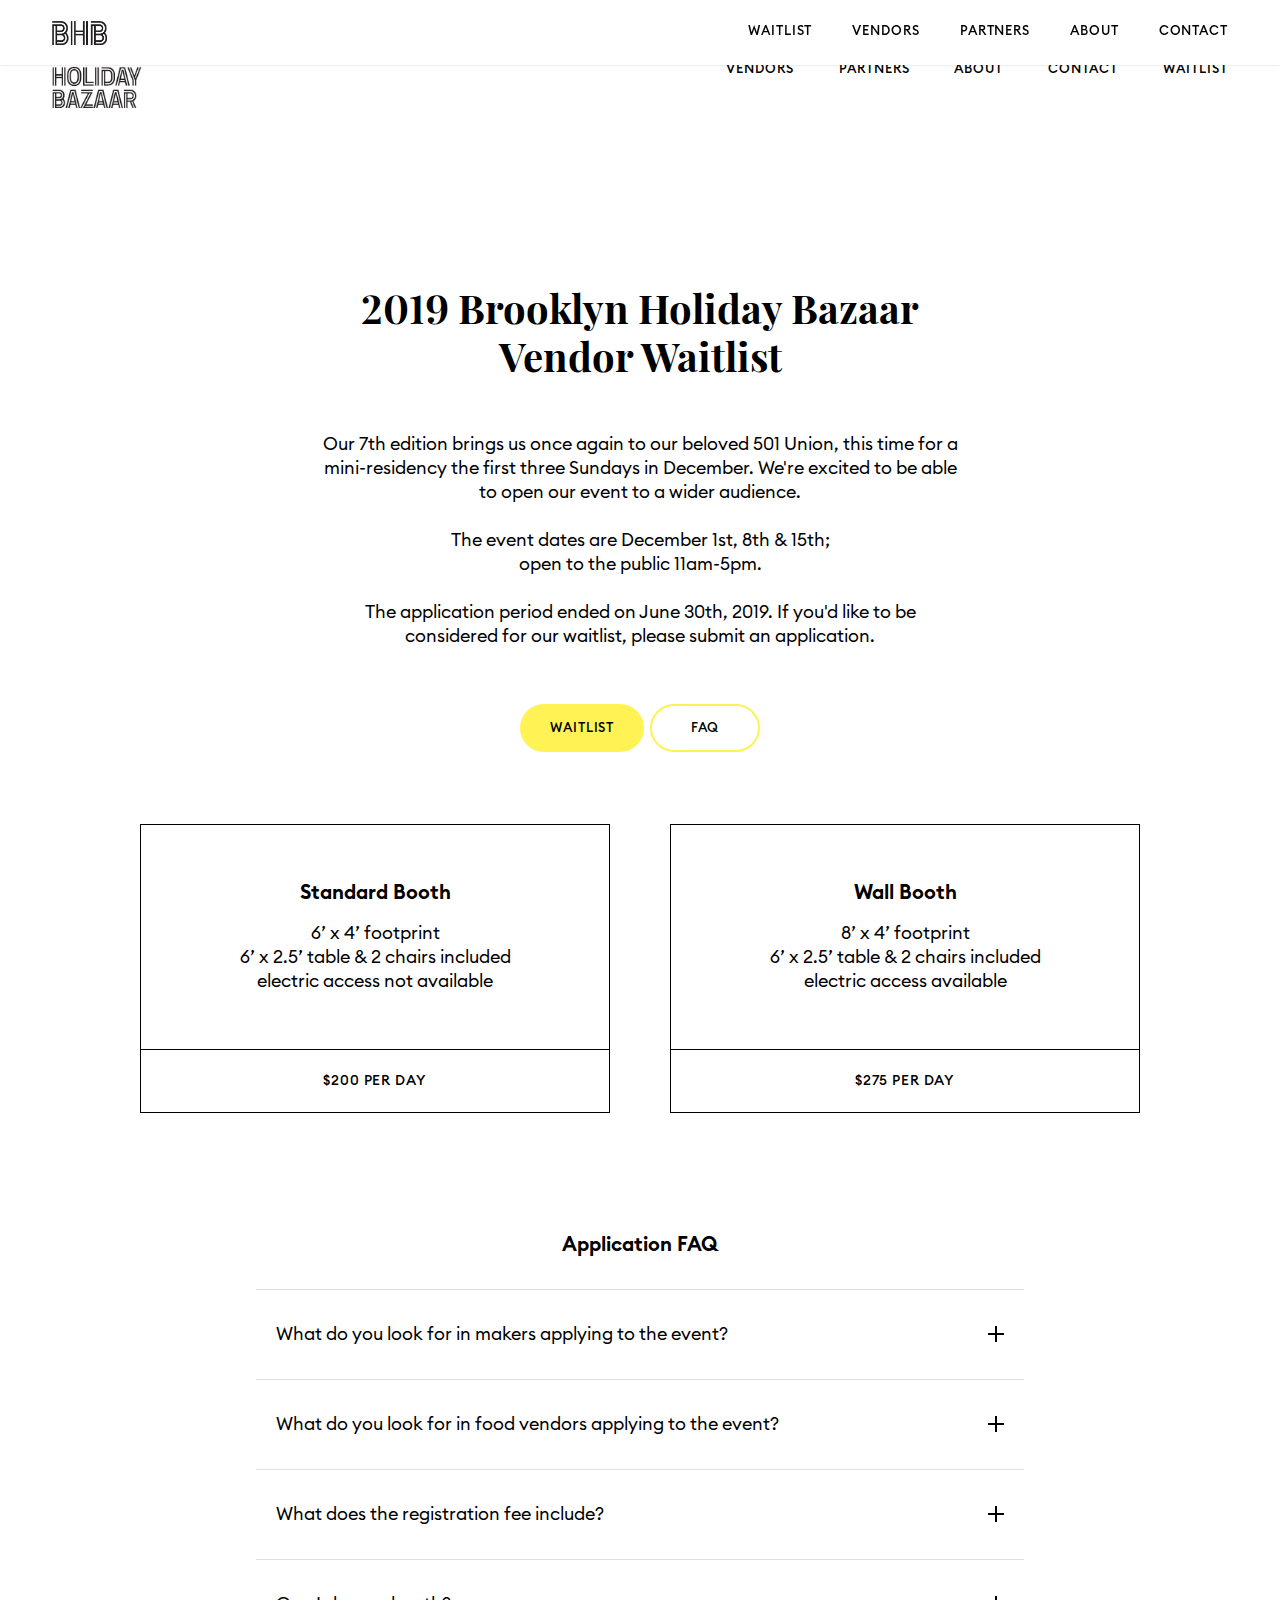
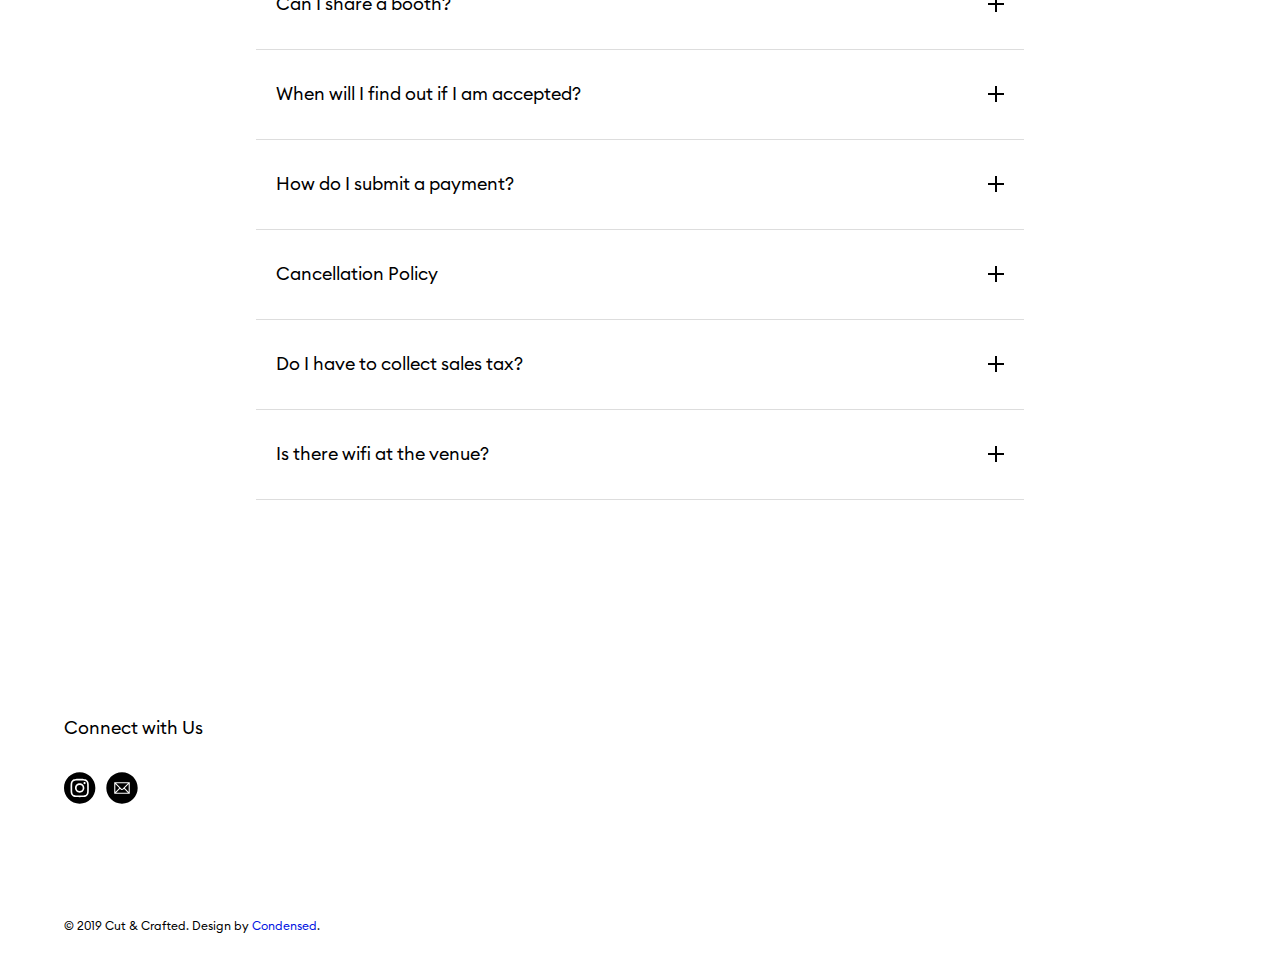
<file: apply.html>
<!DOCTYPE html>
<!--  This site was created in Webflow. http://www.webflow.com  -->
<!--  Last Published: Thu May 30 2019 20:19:50 GMT+0000 (UTC)  -->
<html data-wf-page="5ce2fce0268470a8eb2c1940" data-wf-site="5cb8d0e048eebf653f3dfe4f">
<head>
  <meta charset="utf-8">
  <title>vendor application</title>
  <meta content="vendor application" property="og:title">
  <meta content="width=device-width, initial-scale=1" name="viewport">
  <meta content="Webflow" name="generator">
  <link href="css/normalize.css" rel="stylesheet" type="text/css">
  <link href="css/webflow.css" rel="stylesheet" type="text/css">
  <link href="css/brooklyn-holiday-bazaar.webflow.css" rel="stylesheet" type="text/css">
  <!-- [if lt IE 9]><script src="https://cdnjs.cloudflare.com/ajax/libs/html5shiv/3.7.3/html5shiv.min.js" type="text/javascript"></script><![endif] -->
  <script type="text/javascript">!function(o,c){var n=c.documentElement,t=" w-mod-";n.className+=t+"js",("ontouchstart"in o||o.DocumentTouch&&c instanceof DocumentTouch)&&(n.className+=t+"touch")}(window,document);</script>
    
    <link rel="apple-touch-icon" sizes="57x57" href="/apple-icon-57x57.png">
    <link rel="apple-touch-icon" sizes="60x60" href="/apple-icon-60x60.png">
    <link rel="apple-touch-icon" sizes="72x72" href="/apple-icon-72x72.png">
    <link rel="apple-touch-icon" sizes="76x76" href="/apple-icon-76x76.png">
    <link rel="apple-touch-icon" sizes="114x114" href="/apple-icon-114x114.png">
    <link rel="apple-touch-icon" sizes="120x120" href="/apple-icon-120x120.png">
    <link rel="apple-touch-icon" sizes="144x144" href="/apple-icon-144x144.png">
    <link rel="apple-touch-icon" sizes="152x152" href="/apple-icon-152x152.png">
    <link rel="apple-touch-icon" sizes="180x180" href="/apple-icon-180x180.png">
    <link rel="icon" type="image/png" sizes="192x192"  href="/android-icon-192x192.png">
    <link rel="icon" type="image/png" sizes="32x32" href="/favicon-32x32.png">
    <link rel="icon" type="image/png" sizes="96x96" href="/favicon-96x96.png">
    <link rel="icon" type="image/png" sizes="16x16" href="/favicon-16x16.png">
    <link rel="manifest" href="/manifest.json">
    <meta name="msapplication-TileColor" content="#ffffff">
    <meta name="msapplication-TileImage" content="/ms-icon-144x144.png">
    <meta name="theme-color" content="#ffffff">
    
  <head>
    <style>
    input[type=text] {   
    -webkit-appearance: none;
    -moz-appearance: none;
    appearance: none;
}
    input[type=email] {   
    -webkit-appearance: none;
    -moz-appearance: none;
    appearance: none;
}
    textarea {   
    -webkit-appearance: none;
    -moz-appearance: none;
    appearance: none;
}
    select {
   -webkit-appearance: none; 
   -moz-appearance: none;
    appearance: none;       /* remove default arrow */
    background: url(https://uploads-ssl.webflow.com/5cb8d0e048eebf653f3dfe4f/5cd98f224d4ca757c75bbac6_select_arrow.png) no-repeat right;   /* add custom arrow */
    background-size: 15px;
}
  </style>


<!-- Global site tag (gtag.js) - Google Analytics -->
<script async src="https://www.googletagmanager.com/gtag/js?id=UA-141821030-2"></script>
<script>
 window.dataLayer = window.dataLayer || [];
 function gtag(){dataLayer.push(arguments);}
 gtag('js', new Date());

 gtag('config', 'UA-141821030-2');
</script>


  </head>
</head>
<body class="body">
  <div data-w-id="80025d0d-b5e8-45b3-d505-2c8e1d3adf61" class="scroll-nav-bar">
    <div class="scroll-nav-container w-clearfix"><a href="index.html" class="logo-wrapper w-inline-block"><img src="images/logo-small_bhb.png" alt="" class="logo-avatar"></a>
      <div class="nav-link-container">
        <a href="contact.html" class="nav-link w-inline-block">
          <div class="scroll-nav-text">CONTACT</div>
        </a>
      </div>
      <div class="nav-link-container">
        <a href="about.html" class="nav-link w-inline-block">
          <div class="scroll-nav-text">ABOUT</div>
        </a>
      </div>
      <div class="nav-link-container">
        <a href="sponsors.html" class="nav-link w-inline-block">
          <div class="scroll-nav-text">PARTNERS</div>
        </a>
      </div>
      <div class="nav-link-container">
        <a href="vendors.html" class="nav-link w-inline-block">
          <div class="scroll-nav-text">VENDORS</div>
        </a>
      </div>
      <div class="nav-link-container">
        <a href="apply.html" class="nav-link w-inline-block w--current">
          <div class="scroll-nav-text">WAITLIST</div>
        </a>
      </div>
    </div>
  </div>
  <div class="nav-bar">
    <div class="nav-container w-clearfix"><a href="index.html" class="logo-wrapper w-inline-block"><img src="images/logo_bhb_black.png" alt="" class="logo"><img src="images/logo_bhb_avatar.png" alt="" class="logo-avatar mobile"></a>
      <div class="nav-link-container">
        <a href="vendors.html" class="nav-link w-inline-block">
          <div class="nav-text black">VENDORS</div>
        </a>
        <a href="sponsors.html" class="nav-link w-inline-block">
          <div class="nav-text black">PARTNERS</div>
        </a>
        <a href="about.html" class="nav-link w-inline-block">
          <div class="nav-text black">ABOUT</div>
        </a>
        <a href="contact.html" class="nav-link w-inline-block">
          <div class="nav-text black">CONTACT</div>
        </a>
        <a href="apply.html" class="nav-link w-inline-block w--current">
          <div class="nav-text black">WAITLIST</div>
        </a>
      </div>
      <a data-w-id="facabe1d-01ac-d126-b473-4cb1a9e7f6da" href="#" class="mobile-menu w-inline-block">
        <div class="dot-border">
          <div class="dot"></div>
        </div>
        <div class="dot-border">
          <div class="dot"></div>
        </div>
        <div class="dot-border">
          <div class="dot"></div>
        </div>
      </a>
    </div>
  </div>
  <div class="application-intro-section">
    <div class="about-container">
      <h1 class="regular-heading center">2019 Brooklyn Holiday Bazaar Vendor Waitlist</h1>
      <p class="centered-paragraph">Our 7th edition brings us once again to our beloved 501 Union, this time for a mini-residency the first three Sundays in December. We&#x27;re excited to be able to open our event to a wider audience. <br><br>The event dates are December 1st, 8th &amp; 15th; <br>open to the public 11am-5pm.<br><br>The application period ended on June 30th, 2019. If you'd like to be considered for our waitlist, please submit an application.</p>
      <div class="application-cta-wrapper"><a href="vendor-application.html" class="button w-button">WAITLIST</a><a href="#faq-section" class="button-2 w-button">FAQ</a></div>
    </div>
    <div class="options-grid">
      <div class="options-col">
        <div class="options-row-top">
          <h2 class="small-heading center">Standard Booth</h2>
          <p class="centered-paragraph">6’ x 4’ footprint<br>6’ x 2.5’ table &amp; 2 chairs included<br>electric access not available</p>
        </div>
        <div class="options-row-bottom">
          <div class="title center">$200 per day</div>
        </div>
      </div>
      <div class="options-col">
        <div class="options-row-top">
          <h2 class="small-heading center">Wall Booth</h2>
          <p class="centered-paragraph">8’ x 4’ footprint<br>6’ x 2.5’ table &amp; 2 chairs included<br>electric access available</p>
        </div>
        <div class="options-row-bottom">
          <div class="title center">$275 per day</div>
        </div>
      </div>
    </div>
  </div>
  <div id="faq-section" class="faq-section">
    <div class="faq-container">
      <h2 class="small-heading center">Application FAQ</h2>
      <div class="faq">
        <a data-w-id="01431422-4f05-f23b-df40-5ebc953d311b" href="#" class="faq-row w-inline-block w-clearfix">
          <div class="faq-text">What do you look for in makers applying to the event?</div>
          <div class="expand-icon">
            <div class="expand-icon-horizontal"></div>
            <div class="expand-icon-vertical"></div>
          </div>
          <div data-w-id="e4fe0f3c-baed-8bfd-bc0f-7aeeed962787" style="display:none" class="faq-answer">
            <p class="small-text">We review each application and handpick the makers that best fit our vision for Brooklyn Holiday Bazaar. We strive to have a wide range of items, from home decor to toys or men’s grooming. In general, we are looking for NYC-based brands that you’d want to tell your friends about. We put an emphasis on flawless design, handmade quality, attention to detail and responsible manufacturing. Things we’d love to give or receive as gifts ourselves. The average item price is under $150 (jewelry up to $250), and we are mindful of our family-friendly audience in our criteria as well.</p>
          </div>
        </a>
        <a data-w-id="63865aff-ea20-a18e-786c-c32c944cdcce" href="#" class="faq-row w-inline-block w-clearfix">
          <div class="faq-text">What do you look for in food vendors applying to the event?</div>
          <div class="expand-icon">
            <div class="expand-icon-horizontal"></div>
            <div class="expand-icon-vertical"></div>
          </div>
          <div style="display:none" class="faq-answer">
            <p class="small-text">We’re looking for local food &amp; drinks vendors that sell finger foods, refreshing drinks, coffee and tea. Past offerings have included killer tacos from Palo Santo and delicious homemade Korean goodness by EJEN foods; Descendant Cider, Greenhook Ginsmiths and Natalie&#x27;s Juice Company at the bar.<br></p>
          </div>
        </a>
        <a data-w-id="2d6077ba-ecac-7aab-b67c-0a6685802056" href="#" class="faq-row w-inline-block w-clearfix">
          <div class="faq-text">What does the registration fee include?</div>
          <div class="expand-icon">
            <div class="expand-icon-horizontal"></div>
            <div class="expand-icon-vertical"></div>
          </div>
          <div style="display:none" class="faq-answer">
            <p class="small-text">The registration fee covers your participation at the event. We provide a table and 1-2 chairs, no need to schlep that. If you don’t need a table, your display <strong>must fit</strong> within the designated space. Please note that you are responsible for bringing all display items: table coverings, raisers, baskets, card reader, etc.</p>
            <p class="small-text">Your participation also comes with amazing exposure. Vendors are included on our website with a product image and a link to their site. Most participants are included in our social media channels leading up to the event. Our site received close to 50K visits last year, with close to 15K clicks to vendor’s sites. Press features have included The New York Times, Time Out New York, Tasting Table and many others. Our estimated attendance last year was about 2,500 people each day.</p>
          </div>
        </a>
        <a data-w-id="51fd917d-f28e-3dde-a438-6964205163ea" href="#" class="faq-row w-inline-block w-clearfix">
          <div class="faq-text">Can I share a booth?</div>
          <div class="expand-icon">
            <div class="expand-icon-horizontal"></div>
            <div class="expand-icon-vertical"></div>
          </div>
          <div style="display:none" class="faq-answer">
            <p class="small-text">No, we only offer full booths. You are welcome to apply for just one of the dates.</p>
          </div>
        </a>
        <a data-w-id="9d35c293-3ff0-1266-b562-a5e8f71e82de" href="#" class="faq-row w-inline-block w-clearfix">
          <div class="faq-text">When will I find out if I am accepted?</div>
          <div class="expand-icon">
            <div class="expand-icon-horizontal"></div>
            <div class="expand-icon-vertical"></div>
          </div>
          <div style="display:none" class="faq-answer">
            <p class="small-text">The application period ended on June 30th, 2019. If you applied before June 30th and haven't received a notice, feel free to check in via email. Applications received after June 30th are reviewed for our waitlist, and you would only receive a notice if there was an opening.</p>
          </div>
        </a>
        <a data-w-id="d7139441-2b0f-9b18-3a45-d4d48c2d30dd" href="#" class="faq-row w-inline-block w-clearfix">
          <div class="faq-text">How do I submit a payment?</div>
          <div class="expand-icon">
            <div class="expand-icon-horizontal"></div>
            <div class="expand-icon-vertical"></div>
          </div>
          <div style="display:none" class="faq-answer">
            <p class="small-text">If accepted, you will receive an invoice that can be paid online. Payment must be received within 48 hours to confirm your spot. If payment is not received within 48 hours, the spot will be released and awarded to another vendor.<br></p>
          </div>
        </a>
        <a data-w-id="2978acb9-576a-6591-4397-d3828d6fbca8" href="#" class="faq-row w-inline-block w-clearfix">
          <div class="faq-text">Cancellation Policy</div>
          <div class="expand-icon">
            <div class="expand-icon-horizontal"></div>
            <div class="expand-icon-vertical"></div>
          </div>
          <div style="display:none" class="faq-answer">
            <p class="small-text">We offer full refunds less a $25 admin fee on cancellations on or before August 15th. After that date, we offer a 50% refund on cancellations on or before October 15th. We cannot offer refunds for cancellations less than six weeks before the event. Spots cannot be traded or sold. Once you cancel, you forfeit your spot and we will offer it at our discretion to one of the vendors on our wait list.<br></p>
          </div>
        </a>
        <a data-w-id="df0bc6dd-868a-0435-a4bb-d2b34fb7eb52" href="#" class="faq-row w-inline-block w-clearfix">
          <div class="faq-text">Do I have to collect sales tax?</div>
          <div class="expand-icon">
            <div class="expand-icon-horizontal"></div>
            <div class="expand-icon-vertical"></div>
          </div>
          <div style="display:none" class="faq-answer">
            <p class="small-text">You are responsible for collecting NY sales tax if applicable for the items you’ll be selling at the event. If you need more information about sales tax or registering your business, you can call the IRS at 1-800-829-4933 or visit www.irs.gov.<br></p>
          </div>
        </a>
        <a data-w-id="1b7ac10a-5d85-24fc-19c2-2ab9c2919697" href="#" class="faq-row w-inline-block w-clearfix">
          <div class="faq-text">Is there wifi at the venue?</div>
          <div class="expand-icon">
            <div class="expand-icon-horizontal"></div>
            <div class="expand-icon-vertical"></div>
          </div>
          <div style="display:none" class="faq-answer">
            <p class="small-text">There will be wifi available to process payments. We recommend bringing a device with data access as a backup in case the wifi slows down at peak times.<br><br></p>
          </div>
        </a>
      </div>
    </div>
  </div>
  <div class="footer-section">
    <div class="email-list-container">
      <div class="social-media-container">
        <p class="footer-copy">Connect with Us</p>
          <div class="social-media-wrapper"><a href="https://www.instagram.com/cutandcraftedco/" title="cut and crafted instagram account"><img src="images/icon_ig.svg" alt="social media" class="social-media-icon"></a><a href="mailto:cut.crafted@gmail.com"><img src="images/icon_email.svg" alt="email" class="social-media-icon"></a></div>
      </div>
      <div class="form-container w-form">
        <p class="footer-copy">Join our list for occasional emails about upcoming events.</p>
        <form id="email-form" name="email-form" data-name="Email Form" class="form"><input type="text" class="form-field w-input" maxlength="256" name="Name" data-name="Name" placeholder="NAME" id="Name-5"><input type="email" class="form-field w-input" maxlength="256" name="email-2" data-name="Email 2" placeholder="email" id="email-2" required=""><input type="submit" value="JOIN" data-wait="Please wait..." class="button-3 newsletter-cta w-button"></form>
        <div class="w-form-done">
          <div>Thank you! Your submission has been received!</div>
        </div>
        <div class="w-form-fail">
          <div>Oops! Something went wrong while submitting the form.</div>
        </div>
      </div>
    </div>
  <div class="credit-text">© 2019 Cut &amp; Crafted. Design by <a href="https://condensed.io" title="a branding agency for startups.">Condensed</a>.</div>
  </div>
  <script src="https://d1tdp7z6w94jbb.cloudfront.net/js/jquery-3.3.1.min.js" type="text/javascript" integrity="sha256-FgpCb/KJQlLNfOu91ta32o/NMZxltwRo8QtmkMRdAu8=" crossorigin="anonymous"></script>
  <script src="js/webflow.js" type="text/javascript"></script>
  <!-- [if lte IE 9]><script src="https://cdnjs.cloudflare.com/ajax/libs/placeholders/3.0.2/placeholders.min.js"></script><![endif] -->
</body>
</html>
</file>
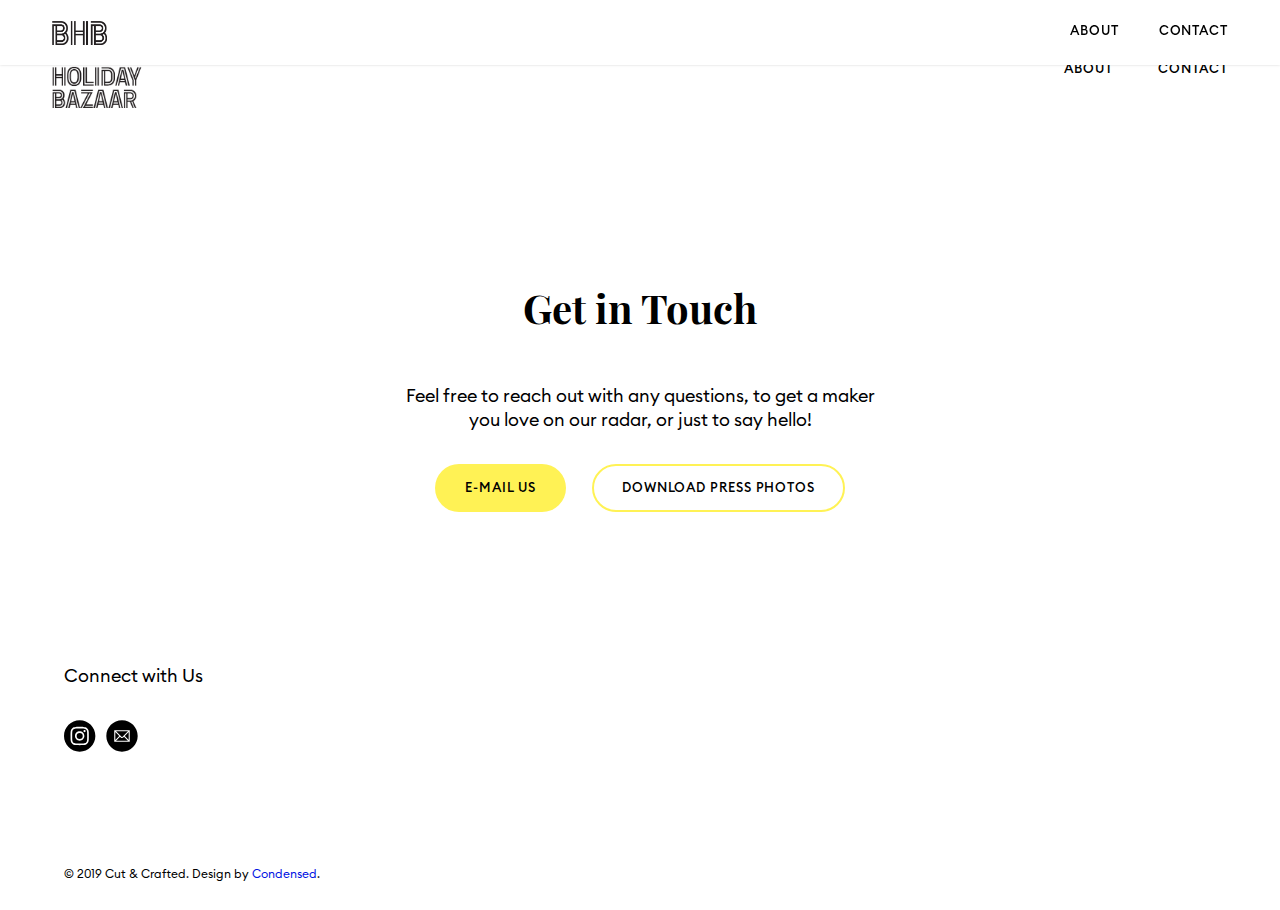
<file: contact.html>
<!DOCTYPE html>
<!--  This site was created in Webflow. http://www.webflow.com  -->
<!--  Last Published: Thu May 30 2019 20:19:50 GMT+0000 (UTC)  -->
<html data-wf-page="5ce2fce02684701fa22c1943" data-wf-site="5cb8d0e048eebf653f3dfe4f">
<head>
  <meta charset="utf-8">
  <title>Contact - Brooklyn Holiday Bazaar</title>
  <meta content="Contact" property="og:title">
  <meta content="width=device-width, initial-scale=1" name="viewport">
  <meta content="Webflow" name="generator">
  <link href="css/normalize.css" rel="stylesheet" type="text/css">
  <link href="css/webflow.css" rel="stylesheet" type="text/css">
  <link href="css/brooklyn-holiday-bazaar.webflow.css" rel="stylesheet" type="text/css">
  <!-- [if lt IE 9]><script src="https://cdnjs.cloudflare.com/ajax/libs/html5shiv/3.7.3/html5shiv.min.js" type="text/javascript"></script><![endif] -->
  <script type="text/javascript">!function(o,c){var n=c.documentElement,t=" w-mod-";n.className+=t+"js",("ontouchstart"in o||o.DocumentTouch&&c instanceof DocumentTouch)&&(n.className+=t+"touch")}(window,document);</script>

    
    <link rel="apple-touch-icon" sizes="57x57" href="/apple-icon-57x57.png">
    <link rel="apple-touch-icon" sizes="60x60" href="/apple-icon-60x60.png">
    <link rel="apple-touch-icon" sizes="72x72" href="/apple-icon-72x72.png">
    <link rel="apple-touch-icon" sizes="76x76" href="/apple-icon-76x76.png">
    <link rel="apple-touch-icon" sizes="114x114" href="/apple-icon-114x114.png">
    <link rel="apple-touch-icon" sizes="120x120" href="/apple-icon-120x120.png">
    <link rel="apple-touch-icon" sizes="144x144" href="/apple-icon-144x144.png">
    <link rel="apple-touch-icon" sizes="152x152" href="/apple-icon-152x152.png">
    <link rel="apple-touch-icon" sizes="180x180" href="/apple-icon-180x180.png">
    <link rel="icon" type="image/png" sizes="192x192"  href="/android-icon-192x192.png">
    <link rel="icon" type="image/png" sizes="32x32" href="/favicon-32x32.png">
    <link rel="icon" type="image/png" sizes="96x96" href="/favicon-96x96.png">
    <link rel="icon" type="image/png" sizes="16x16" href="/favicon-16x16.png">
    <link rel="manifest" href="/manifest.json">
    <meta name="msapplication-TileColor" content="#ffffff">
    <meta name="msapplication-TileImage" content="/ms-icon-144x144.png">
    <meta name="theme-color" content="#ffffff">

    <style>
    input[type=text] {   
    -webkit-appearance: none;
    -moz-appearance: none;
    appearance: none;
}
    input[type=email] {   
    -webkit-appearance: none;
    -moz-appearance: none;
    appearance: none;
}
    textarea {   
    -webkit-appearance: none;
    -moz-appearance: none;
    appearance: none;
}
    select {
   -webkit-appearance: none; 
   -moz-appearance: none;
    appearance: none;       /* remove default arrow */
    background: url(https://uploads-ssl.webflow.com/5cb8d0e048eebf653f3dfe4f/5cd98f224d4ca757c75bbac6_select_arrow.png) no-repeat right;   /* add custom arrow */
    background-size: 15px;
}
  </style>


<!-- Global site tag (gtag.js) - Google Analytics -->
<script async src="https://www.googletagmanager.com/gtag/js?id=UA-141821030-2"></script>
<script>
 window.dataLayer = window.dataLayer || [];
 function gtag(){dataLayer.push(arguments);}
 gtag('js', new Date());

 gtag('config', 'UA-141821030-2');
</script>

    
</head>
<body class="body">
  <div data-w-id="80025d0d-b5e8-45b3-d505-2c8e1d3adf61" class="scroll-nav-bar">
    <div class="scroll-nav-container w-clearfix"><a href="index.html" class="logo-wrapper w-inline-block"><img src="images/logo-small_bhb.png" alt="" class="logo-avatar"></a>
      <div class="nav-link-container">
        <a href="contact.html" class="nav-link w-inline-block w--current">
          <div class="scroll-nav-text">CONTACT</div>
        </a>
      </div>
      <div class="nav-link-container">
        <a href="about.html" class="nav-link w-inline-block">
          <div class="scroll-nav-text">ABOUT</div>
        </a>
      </div>
    </div>
  </div>
  <div class="nav-bar">
    <div class="nav-container w-clearfix"><a href="index.html" class="logo-wrapper w-inline-block"><img src="images/logo_bhb_black.png" alt="" class="logo"><img src="images/logo_bhb_avatar.png" alt="" class="logo-avatar mobile"></a>
      <div class="nav-link-container">
        <a href="about.html" class="nav-link w-inline-block">
          <div class="nav-text black">ABOUT</div>
        </a>
        <a href="contact.html" class="nav-link w-inline-block w--current">
          <div class="nav-text black">CONTACT</div>
        </a>
      </div>
      <a data-w-id="facabe1d-01ac-d126-b473-4cb1a9e7f6da" href="#" class="mobile-menu w-inline-block">
        <div class="dot-border">
          <div class="dot"></div>
        </div>
        <div class="dot-border">
          <div class="dot"></div>
        </div>
        <div class="dot-border">
          <div class="dot"></div>
        </div>
      </a>
    </div>
  </div>
  
  <div class="contact-main-section">
    <div class="contact-copy-container">
      <h1 class="regular-heading center">Get in Touch</h1>
      <p class="centered-paragraph">Feel free to reach out with any questions, to get a maker you love on our radar, or just to say hello!</p>
      <div class="contact-cta-wrapper"><a href="mailto:cut.crafted@gmail.com" class="button w-button">E-mail Us</a><a href="http://bit.ly/bhb-19" class="button-2 w-button">Download Press Photos</a></div>
    </div>
    <div class="contact-form-container w-form">
      <form id="email-form-2" name="email-form-2" data-name="Email Form 2"><input type="text" class="form-field contact-form w-input" maxlength="256" name="Name" data-name="Name" placeholder="Name" id="Name-4"><input type="email" class="form-field contact-form w-input" maxlength="256" name="Email" data-name="Email" placeholder="email" id="Email-4" required="">
        <div class="select-form-wrapper"><select id="Subject" name="Subject" required="" data-name="Subject" class="select-form-field w-select"><option value="">Subject</option><option value="First">I&#x27;m a maker</option><option value="Second">Sponsorship &amp; Partnership</option><option value="Third">Event Question</option></select></div><textarea id="field" name="field" placeholder="Your Message" maxlength="5000" required="" class="long-text-field w-input"></textarea><input type="submit" value="Submit" data-wait="Please wait..." class="button-3 contact-form w-button"></form>
      <div class="w-form-done">
        <div>Thank you! Your submission has been received!</div>
      </div>
      <div class="w-form-fail">
        <div>Oops! Something went wrong while submitting the form.</div>
      </div>
    </div>
  </div>

  <div class="footer-section">
    <div class="email-list-container">
      <div class="social-media-container">
        <p class="footer-copy">Connect with Us</p>
          <div class="social-media-wrapper"><a href="https://www.instagram.com/cutandcraftedco/" title="cut and crafted instagram account"><img src="images/icon_ig.svg" alt="social media" class="social-media-icon"></a><a href="mailto:cut.crafted@gmail.com"><img src="images/icon_email.svg" alt="email" class="social-media-icon"></a></div>
      </div>
      <div class="form-container w-form">
        <p class="footer-copy">Join our list for occasional emails about upcoming events.</p>
        <form id="email-form" name="email-form" data-name="Email Form" class="form"><input type="text" class="form-field w-input" maxlength="256" name="Name" data-name="Name" placeholder="NAME" id="Name-5"><input type="email" class="form-field w-input" maxlength="256" name="email-2" data-name="Email 2" placeholder="email" id="email-2" required=""><input type="submit" value="JOIN" data-wait="Please wait..." class="button-3 newsletter-cta w-button"></form>
        <div class="w-form-done">
          <div>Thank you! Your submission has been received!</div>
        </div>
        <div class="w-form-fail">
          <div>Oops! Something went wrong while submitting the form.</div>
        </div>
      </div>
    </div>
  <div class="credit-text">© 2019 Cut &amp; Crafted. Design by <a href="https://condensed.io" title="a branding agency for startups.">Condensed</a>.</div>
  </div>
  <script src="https://d1tdp7z6w94jbb.cloudfront.net/js/jquery-3.3.1.min.js" type="text/javascript" integrity="sha256-FgpCb/KJQlLNfOu91ta32o/NMZxltwRo8QtmkMRdAu8=" crossorigin="anonymous"></script>
  <script src="js/webflow.js" type="text/javascript"></script>
  <!-- [if lte IE 9]><script src="https://cdnjs.cloudflare.com/ajax/libs/placeholders/3.0.2/placeholders.min.js"></script><![endif] -->
</body>
</html>
</file>
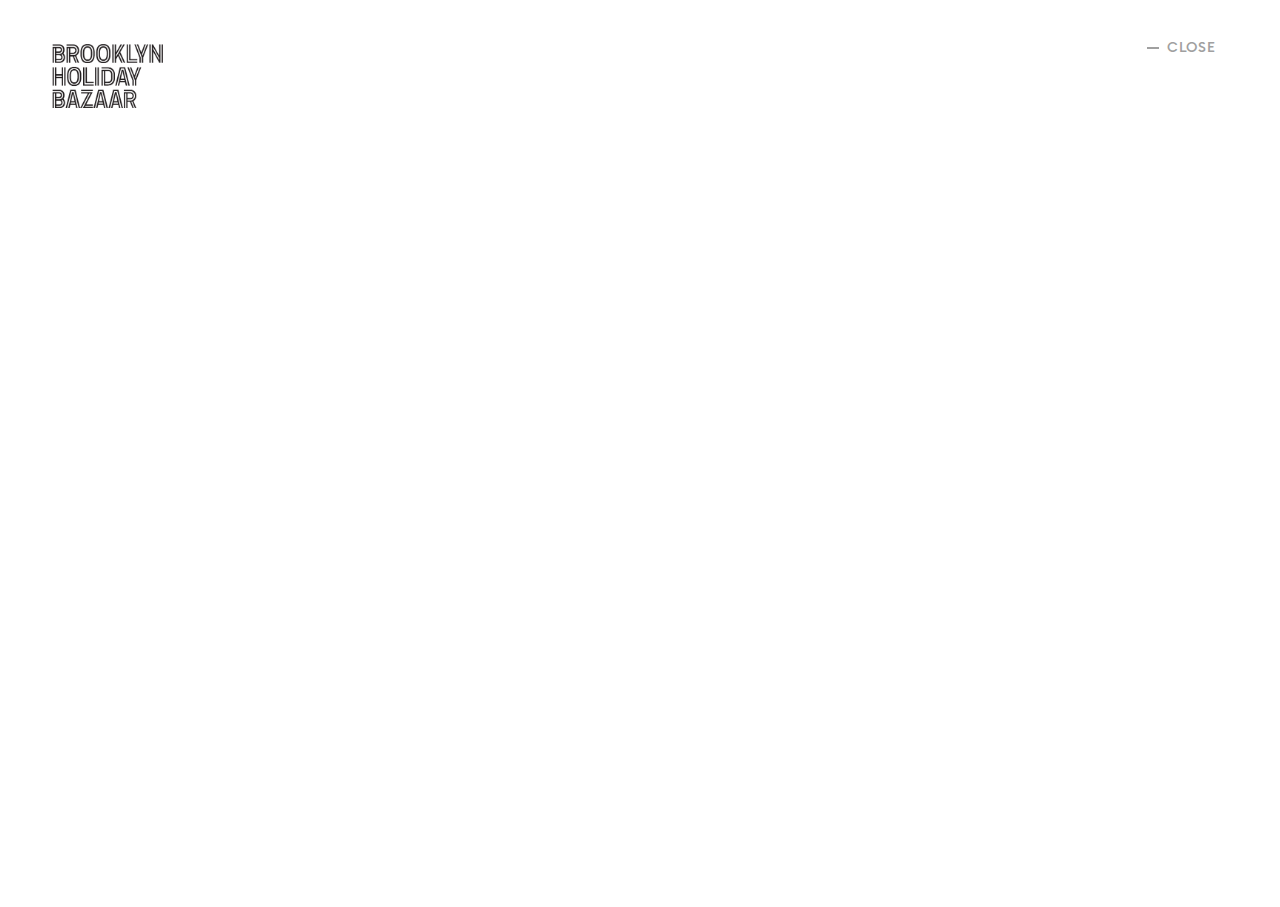
<file: vendor-application.html>
<!DOCTYPE html>
<!--  This site was created in Webflow. http://www.webflow.com  -->
<!--  Last Published: Thu May 30 2019 20:19:50 GMT+0000 (UTC)  -->
<html data-wf-page="5ce2fce026847002b22c1945" data-wf-site="5cb8d0e048eebf653f3dfe4f">
<head>
  <meta charset="utf-8">
  <title>Vendor Application - Brooklyn Holiday Bazaar</title>
  <meta content="Vendor Application" property="og:title">
  <meta content="width=device-width, initial-scale=1" name="viewport">
  <meta content="Webflow" name="generator">
  <link href="css/normalize.css" rel="stylesheet" type="text/css">
  <link href="css/webflow.css" rel="stylesheet" type="text/css">
  <link href="css/brooklyn-holiday-bazaar.webflow.css" rel="stylesheet" type="text/css">
  <!-- [if lt IE 9]><script src="https://cdnjs.cloudflare.com/ajax/libs/html5shiv/3.7.3/html5shiv.min.js" type="text/javascript"></script><![endif] -->
  <script type="text/javascript">!function(o,c){var n=c.documentElement,t=" w-mod-";n.className+=t+"js",("ontouchstart"in o||o.DocumentTouch&&c instanceof DocumentTouch)&&(n.className+=t+"touch")}(window,document);</script>
  <link href="https://daks2k3a4ib2z.cloudfront.net/img/favicon.ico" rel="shortcut icon" type="image/x-icon">
  <link href="https://daks2k3a4ib2z.cloudfront.net/img/webclip.png" rel="apple-touch-icon">
  <head>
    <style>
    input[type=text] {   
    -webkit-appearance: none;
    -moz-appearance: none;
    appearance: none;
}
    input[type=email] {   
    -webkit-appearance: none;
    -moz-appearance: none;
    appearance: none;
}
    textarea {   
    -webkit-appearance: none;
    -moz-appearance: none;
    appearance: none;
}
    select {
   -webkit-appearance: none; 
   -moz-appearance: none;
    appearance: none;       /* remove default arrow */
    background: url(https://uploads-ssl.webflow.com/5cb8d0e048eebf653f3dfe4f/5cd98f224d4ca757c75bbac6_select_arrow.png) no-repeat right;   /* add custom arrow */
    background-size: 15px;
}
  </style>


<!-- Global site tag (gtag.js) - Google Analytics -->
<script async src="https://www.googletagmanager.com/gtag/js?id=UA-141821030-2"></script>
<script>
 window.dataLayer = window.dataLayer || [];
 function gtag(){dataLayer.push(arguments);}
 gtag('js', new Date());

 gtag('config', 'UA-141821030-2');
</script>


  </head>
</head>
<body>
  <div class="form-section w-clearfix">
    <div class="application-header w-clearfix"><a href="index.html" class="logo-wrapper w-inline-block"><img src="images/logo_bhb_black.png" alt="" class="logo"><img src="images/logo_bhb_avatar.png" alt="" class="logo-avatar mobile"></a>
      <a href="apply.html" class="exit w-inline-block w-clearfix">
        <div class="exit-icon">
          <div class="div-block"></div>
        </div>
        <div class="title exit-application">CLOSE</div>
      </a>
    </div>
    <div class="typeform w-embed w-script">
      <div class="typeform-widget" data-url="https://teresalagerman.typeform.com/to/Oj0fYs" data-transparency="50" data-hide-footer="true" style="width: 100%; height: 100%;"></div>
      <script>
	(function() {var qs,js,q,s,d=document, gi=d.getElementById, ce=d.createElement, gt=d.getElementsByTagName, id="typef_orm", b="https://embed.typeform.com/"; if(!gi.call(d,id)) { js=ce.call(d,"script"); js.id=id; js.src=b+"embed.js"; q=gt.call(d,"script")[0]; q.parentNode.insertBefore(js,q) } })()
</script>
      <div style="font-family: Sans-Serif;font-size: 12px;color: #000000;opacity: 0.5; padding-top: 5px;"></div>
    </div>
  </div>
  <script src="https://d1tdp7z6w94jbb.cloudfront.net/js/jquery-3.3.1.min.js" type="text/javascript" integrity="sha256-FgpCb/KJQlLNfOu91ta32o/NMZxltwRo8QtmkMRdAu8=" crossorigin="anonymous"></script>
  <script src="js/webflow.js" type="text/javascript"></script>
  <!-- [if lte IE 9]><script src="https://cdnjs.cloudflare.com/ajax/libs/placeholders/3.0.2/placeholders.min.js"></script><![endif] -->
</body>
</html>
</file>
<file: css/webflow.css>
@font-face {
  font-family: 'webflow-icons';
  src: url("[data-uri]") format('truetype');
  font-weight: normal;
  font-style: normal;
}
[class^="w-icon-"],
[class*=" w-icon-"] {
  /* use !important to prevent issues with browser extensions that change fonts */
  font-family: 'webflow-icons' !important;
  speak: none;
  font-style: normal;
  font-weight: normal;
  font-variant: normal;
  text-transform: none;
  line-height: 1;
  /* Better Font Rendering =========== */
  -webkit-font-smoothing: antialiased;
  -moz-osx-font-smoothing: grayscale;
}
.w-icon-slider-right:before {
  content: "\e600";
}
.w-icon-slider-left:before {
  content: "\e601";
}
.w-icon-nav-menu:before {
  content: "\e602";
}
.w-icon-arrow-down:before,
.w-icon-dropdown-toggle:before {
  content: "\e603";
}
.w-icon-file-upload-remove:before {
  content: "\e900";
}
.w-icon-file-upload-icon:before {
  content: "\e903";
}
* {
  -webkit-box-sizing: border-box;
  -moz-box-sizing: border-box;
  box-sizing: border-box;
}
html {
  height: 100%;
}
body {
  margin: 0;
  min-height: 100%;
  background-color: #fff;
  font-family: Arial, sans-serif;
  font-size: 14px;
  line-height: 20px;
  color: #333;
}
img {
  max-width: 100%;
  vertical-align: middle;
  display: inline-block;
}
html.w-mod-touch * {
  background-attachment: scroll !important;
}
.w-block {
  display: block;
}
.w-inline-block {
  max-width: 100%;
  display: inline-block;
}
.w-clearfix:before,
.w-clearfix:after {
  content: " ";
  display: table;
  grid-column-start: 1;
  grid-row-start: 1;
  grid-column-end: 2;
  grid-row-end: 2;
}
.w-clearfix:after {
  clear: both;
}
.w-hidden {
  display: none;
}
.w-button {
  display: inline-block;
  padding: 9px 15px;
  background-color: #3898EC;
  color: white;
  border: 0;
  line-height: inherit;
  text-decoration: none;
  cursor: pointer;
  border-radius: 0;
}
input.w-button {
  -webkit-appearance: button;
}
html[data-w-dynpage] [data-w-cloak] {
  color: transparent !important;
}
.w-webflow-badge,
.w-webflow-badge * {
  position: static;
  left: auto;
  top: auto;
  right: auto;
  bottom: auto;
  z-index: auto;
  display: block;
  visibility: visible;
  overflow: visible;
  overflow-x: visible;
  overflow-y: visible;
  box-sizing: border-box;
  width: auto;
  height: auto;
  max-height: none;
  max-width: none;
  min-height: 0;
  min-width: 0;
  margin: 0;
  padding: 0;
  float: none;
  clear: none;
  border: 0 none transparent;
  border-radius: 0;
  background: none;
  background-image: none;
  background-position: 0% 0%;
  background-size: auto auto;
  background-repeat: repeat;
  background-origin: padding-box;
  background-clip: border-box;
  background-attachment: scroll;
  background-color: transparent;
  box-shadow: none;
  opacity: 1.0;
  transform: none;
  transition: none;
  direction: ltr;
  font-family: inherit;
  font-weight: inherit;
  color: inherit;
  font-size: inherit;
  line-height: inherit;
  font-style: inherit;
  font-variant: inherit;
  text-align: inherit;
  letter-spacing: inherit;
  text-decoration: inherit;
  text-indent: 0;
  text-transform: inherit;
  list-style-type: disc;
  text-shadow: none;
  font-smoothing: auto;
  vertical-align: baseline;
  cursor: inherit;
  white-space: inherit;
  word-break: normal;
  word-spacing: normal;
  word-wrap: normal;
}
.w-webflow-badge {
  position: fixed !important;
  display: inline-block !important;
  visibility: visible !important;
  opacity: 1 !important;
  z-index: 2147483647 !important;
  top: auto !important;
  right: 12px !important;
  bottom: 12px !important;
  left: auto !important;
  color: #AAADB0 !important;
  background-color: #fff !important;
  border-radius: 3px !important;
  padding: 6px 8px 6px 6px !important;
  font-size: 12px !important;
  opacity: 1.0 !important;
  line-height: 14px !important;
  text-decoration: none !important;
  transform: none !important;
  margin: 0 !important;
  width: auto !important;
  height: auto !important;
  overflow: visible !important;
  white-space: nowrap;
  box-shadow: 0 0 0 1px rgba(0, 0, 0, 0.1), 0px 1px 3px rgba(0, 0, 0, 0.1);
  cursor: pointer;
}
.w-webflow-badge > img {
  display: inline-block !important;
  visibility: visible !important;
  opacity: 1 !important;
  vertical-align: middle !important;
}
h1,
h2,
h3,
h4,
h5,
h6 {
  font-weight: bold;
  margin-bottom: 10px;
}
h1 {
  font-size: 38px;
  line-height: 44px;
  margin-top: 20px;
}
h2 {
  font-size: 32px;
  line-height: 36px;
  margin-top: 20px;
}
h3 {
  font-size: 24px;
  line-height: 30px;
  margin-top: 20px;
}
h4 {
  font-size: 18px;
  line-height: 24px;
  margin-top: 10px;
}
h5 {
  font-size: 14px;
  line-height: 20px;
  margin-top: 10px;
}
h6 {
  font-size: 12px;
  line-height: 18px;
  margin-top: 10px;
}
p {
  margin-top: 0;
  margin-bottom: 10px;
}
blockquote {
  margin: 0 0 10px 0;
  padding: 10px 20px;
  border-left: 5px solid #E2E2E2;
  font-size: 18px;
  line-height: 22px;
}
figure {
  margin: 0;
  margin-bottom: 10px;
}
figcaption {
  margin-top: 5px;
  text-align: center;
}
ul,
ol {
  margin-top: 0px;
  margin-bottom: 10px;
  padding-left: 40px;
}
.w-list-unstyled {
  padding-left: 0;
  list-style: none;
}
.w-embed:before,
.w-embed:after {
  content: " ";
  display: table;
  grid-column-start: 1;
  grid-row-start: 1;
  grid-column-end: 2;
  grid-row-end: 2;
}
.w-embed:after {
  clear: both;
}
.w-video {
  width: 100%;
  position: relative;
  padding: 0;
}
.w-video iframe,
.w-video object,
.w-video embed {
  position: absolute;
  top: 0;
  left: 0;
  width: 100%;
  height: 100%;
}
fieldset {
  padding: 0;
  margin: 0;
  border: 0;
}
button,
html input[type="button"],
input[type="reset"] {
  border: 0;
  cursor: pointer;
  -webkit-appearance: button;
}
.w-form {
  display: none; /* hiding the form for now */
  margin: 0 0 15px;
}
.w-form-done {
  display: none;
  padding: 20px;
  text-align: center;
  background-color: #dddddd;
}
.w-form-fail {
  display: none;
  margin-top: 10px;
  padding: 10px;
  background-color: #ffdede;
}
label {
  display: block;
  margin-bottom: 5px;
  font-weight: bold;
}
.w-input,
.w-select {
  display: block;
  width: 100%;
  height: 38px;
  padding: 8px 12px;
  margin-bottom: 10px;
  font-size: 14px;
  line-height: 1.428571429;
  color: #333333;
  vertical-align: middle;
  background-color: #ffffff;
  border: 1px solid #cccccc;
}
.w-input:-moz-placeholder,
.w-select:-moz-placeholder {
  color: #999;
}
.w-input::-moz-placeholder,
.w-select::-moz-placeholder {
  color: #999;
  opacity: 1;
}
.w-input:-ms-input-placeholder,
.w-select:-ms-input-placeholder {
  color: #999;
}
.w-input::-webkit-input-placeholder,
.w-select::-webkit-input-placeholder {
  color: #999;
}
.w-input:focus,
.w-select:focus {
  border-color: #3898EC;
  outline: 0;
}
.w-input[disabled],
.w-select[disabled],
.w-input[readonly],
.w-select[readonly],
fieldset[disabled] .w-input,
fieldset[disabled] .w-select {
  cursor: not-allowed;
  background-color: #eeeeee;
}
textarea.w-input,
textarea.w-select {
  height: auto;
}
.w-select {
  background-color: #f3f3f3;
}
.w-select[multiple] {
  height: auto;
}
.w-form-label {
  display: inline-block;
  cursor: pointer;
  font-weight: normal;
  margin-bottom: 0px;
}
.w-radio {
  display: block;
  margin-bottom: 5px;
  padding-left: 20px;
}
.w-radio:before,
.w-radio:after {
  content: " ";
  display: table;
  grid-column-start: 1;
  grid-row-start: 1;
  grid-column-end: 2;
  grid-row-end: 2;
}
.w-radio:after {
  clear: both;
}
.w-radio-input {
  margin: 4px 0 0;
  margin-top: 1px \9;
  line-height: normal;
  float: left;
  margin-left: -20px;
}
.w-radio-input {
  margin-top: 3px;
}
.w-file-upload {
  display: block;
  margin-bottom: 10px;
}
.w-file-upload-input {
  width: 0.1px;
  height: 0.1px;
  opacity: 0;
  overflow: hidden;
  position: absolute;
  z-index: -100;
}
.w-file-upload-default,
.w-file-upload-uploading,
.w-file-upload-success {
  display: inline-block;
  color: #333333;
}
.w-file-upload-error {
  display: block;
  margin-top: 10px;
}
.w-file-upload-default.w-hidden,
.w-file-upload-uploading.w-hidden,
.w-file-upload-error.w-hidden,
.w-file-upload-success.w-hidden {
  display: none;
}
.w-file-upload-uploading-btn {
  display: flex;
  font-size: 14px;
  font-weight: normal;
  cursor: pointer;
  margin: 0;
  padding: 8px 12px;
  border: 1px solid #cccccc;
  background-color: #fafafa;
}
.w-file-upload-file {
  display: flex;
  flex-grow: 1;
  justify-content: space-between;
  margin: 0;
  padding: 8px 9px 8px 11px;
  border: 1px solid #cccccc;
  background-color: #fafafa;
}
.w-file-upload-file-name {
  font-size: 14px;
  font-weight: normal;
  display: block;
}
.w-file-remove-link {
  margin-top: 3px;
  margin-left: 10px;
  width: auto;
  height: auto;
  padding: 3px;
  display: block;
  cursor: pointer;
}
.w-icon-file-upload-remove {
  margin: auto;
  font-size: 10px;
}
.w-file-upload-error-msg {
  display: inline-block;
  color: #ea384c;
  padding: 2px 0;
}
.w-file-upload-info {
  display: inline-block;
  line-height: 38px;
  padding: 0 12px;
}
.w-file-upload-label {
  display: inline-block;
  font-size: 14px;
  font-weight: normal;
  cursor: pointer;
  margin: 0;
  padding: 8px 12px;
  border: 1px solid #cccccc;
  background-color: #fafafa;
}
.w-icon-file-upload-icon,
.w-icon-file-upload-uploading {
  display: inline-block;
  margin-right: 8px;
  width: 20px;
}
.w-icon-file-upload-uploading {
  height: 20px;
}
.w-container {
  margin-left: auto;
  margin-right: auto;
  max-width: 940px;
}
.w-container:before,
.w-container:after {
  content: " ";
  display: table;
  grid-column-start: 1;
  grid-row-start: 1;
  grid-column-end: 2;
  grid-row-end: 2;
}
.w-container:after {
  clear: both;
}
.w-container .w-row {
  margin-left: -10px;
  margin-right: -10px;
}
.w-row:before,
.w-row:after {
  content: " ";
  display: table;
  grid-column-start: 1;
  grid-row-start: 1;
  grid-column-end: 2;
  grid-row-end: 2;
}
.w-row:after {
  clear: both;
}
.w-row .w-row {
  margin-left: 0;
  margin-right: 0;
}
.w-col {
  position: relative;
  float: left;
  width: 100%;
  min-height: 1px;
  padding-left: 10px;
  padding-right: 10px;
}
.w-col .w-col {
  padding-left: 0;
  padding-right: 0;
}
.w-col-1 {
  width: 8.33333333%;
}
.w-col-2 {
  width: 16.66666667%;
}
.w-col-3 {
  width: 25%;
}
.w-col-4 {
  width: 33.33333333%;
}
.w-col-5 {
  width: 41.66666667%;
}
.w-col-6 {
  width: 50%;
}
.w-col-7 {
  width: 58.33333333%;
}
.w-col-8 {
  width: 66.66666667%;
}
.w-col-9 {
  width: 75%;
}
.w-col-10 {
  width: 83.33333333%;
}
.w-col-11 {
  width: 91.66666667%;
}
.w-col-12 {
  width: 100%;
}
.w-hidden-main {
  display: none !important;
}
@media screen and (max-width: 991px) {
  .w-container {
    max-width: 728px;
  }
  .w-hidden-main {
    display: inherit !important;
  }
  .w-hidden-medium {
    display: none !important;
  }
  .w-col-medium-1 {
    width: 8.33333333%;
  }
  .w-col-medium-2 {
    width: 16.66666667%;
  }
  .w-col-medium-3 {
    width: 25%;
  }
  .w-col-medium-4 {
    width: 33.33333333%;
  }
  .w-col-medium-5 {
    width: 41.66666667%;
  }
  .w-col-medium-6 {
    width: 50%;
  }
  .w-col-medium-7 {
    width: 58.33333333%;
  }
  .w-col-medium-8 {
    width: 66.66666667%;
  }
  .w-col-medium-9 {
    width: 75%;
  }
  .w-col-medium-10 {
    width: 83.33333333%;
  }
  .w-col-medium-11 {
    width: 91.66666667%;
  }
  .w-col-medium-12 {
    width: 100%;
  }
  .w-col-stack {
    width: 100%;
    left: auto;
    right: auto;
  }
}
@media screen and (max-width: 767px) {
  .w-hidden-main {
    display: inherit !important;
  }
  .w-hidden-medium {
    display: inherit !important;
  }
  .w-hidden-small {
    display: none !important;
  }
  .w-row,
  .w-container .w-row {
    margin-left: 0;
    margin-right: 0;
  }
  .w-col {
    width: 100%;
    left: auto;
    right: auto;
  }
  .w-col-small-1 {
    width: 8.33333333%;
  }
  .w-col-small-2 {
    width: 16.66666667%;
  }
  .w-col-small-3 {
    width: 25%;
  }
  .w-col-small-4 {
    width: 33.33333333%;
  }
  .w-col-small-5 {
    width: 41.66666667%;
  }
  .w-col-small-6 {
    width: 50%;
  }
  .w-col-small-7 {
    width: 58.33333333%;
  }
  .w-col-small-8 {
    width: 66.66666667%;
  }
  .w-col-small-9 {
    width: 75%;
  }
  .w-col-small-10 {
    width: 83.33333333%;
  }
  .w-col-small-11 {
    width: 91.66666667%;
  }
  .w-col-small-12 {
    width: 100%;
  }
}
@media screen and (max-width: 479px) {
  .w-container {
    max-width: none;
  }
  .w-hidden-main {
    display: inherit !important;
  }
  .w-hidden-medium {
    display: inherit !important;
  }
  .w-hidden-small {
    display: inherit !important;
  }
  .w-hidden-tiny {
    display: none !important;
  }
  .w-col {
    width: 100%;
  }
  .w-col-tiny-1 {
    width: 8.33333333%;
  }
  .w-col-tiny-2 {
    width: 16.66666667%;
  }
  .w-col-tiny-3 {
    width: 25%;
  }
  .w-col-tiny-4 {
    width: 33.33333333%;
  }
  .w-col-tiny-5 {
    width: 41.66666667%;
  }
  .w-col-tiny-6 {
    width: 50%;
  }
  .w-col-tiny-7 {
    width: 58.33333333%;
  }
  .w-col-tiny-8 {
    width: 66.66666667%;
  }
  .w-col-tiny-9 {
    width: 75%;
  }
  .w-col-tiny-10 {
    width: 83.33333333%;
  }
  .w-col-tiny-11 {
    width: 91.66666667%;
  }
  .w-col-tiny-12 {
    width: 100%;
  }
}
.w-widget {
  position: relative;
}
.w-widget-map {
  width: 100%;
  height: 400px;
}
.w-widget-map label {
  width: auto;
  display: inline;
}
.w-widget-map img {
  max-width: inherit;
}
.w-widget-map .gm-style-iw {
  text-align: center;
}
.w-widget-map .gm-style-iw > button {
  display: none !important;
}
.w-widget-twitter {
  overflow: hidden;
}
.w-widget-twitter-count-shim {
  display: inline-block;
  vertical-align: top;
  position: relative;
  width: 28px;
  height: 20px;
  text-align: center;
  background: white;
  border: #758696 solid 1px;
  border-radius: 3px;
}
.w-widget-twitter-count-shim * {
  pointer-events: none;
  -webkit-user-select: none;
  -moz-user-select: none;
  -ms-user-select: none;
  user-select: none;
}
.w-widget-twitter-count-shim .w-widget-twitter-count-inner {
  position: relative;
  font-size: 15px;
  line-height: 12px;
  text-align: center;
  color: #999;
  font-family: serif;
}
.w-widget-twitter-count-shim .w-widget-twitter-count-clear {
  position: relative;
  display: block;
}
.w-widget-twitter-count-shim.w--large {
  width: 36px;
  height: 28px;
  margin-left: 7px;
}
.w-widget-twitter-count-shim.w--large .w-widget-twitter-count-inner {
  font-size: 18px;
  line-height: 18px;
}
.w-widget-twitter-count-shim:not(.w--vertical) {
  margin-left: 5px;
  margin-right: 8px;
}
.w-widget-twitter-count-shim:not(.w--vertical).w--large {
  margin-left: 6px;
}
.w-widget-twitter-count-shim:not(.w--vertical):before,
.w-widget-twitter-count-shim:not(.w--vertical):after {
  top: 50%;
  left: 0;
  border: solid transparent;
  content: " ";
  height: 0;
  width: 0;
  position: absolute;
  pointer-events: none;
}
.w-widget-twitter-count-shim:not(.w--vertical):before {
  border-color: rgba(117, 134, 150, 0);
  border-right-color: #5d6c7b;
  border-width: 4px;
  margin-left: -9px;
  margin-top: -4px;
}
.w-widget-twitter-count-shim:not(.w--vertical).w--large:before {
  border-width: 5px;
  margin-left: -10px;
  margin-top: -5px;
}
.w-widget-twitter-count-shim:not(.w--vertical):after {
  border-color: rgba(255, 255, 255, 0);
  border-right-color: white;
  border-width: 4px;
  margin-left: -8px;
  margin-top: -4px;
}
.w-widget-twitter-count-shim:not(.w--vertical).w--large:after {
  border-width: 5px;
  margin-left: -9px;
  margin-top: -5px;
}
.w-widget-twitter-count-shim.w--vertical {
  width: 61px;
  height: 33px;
  margin-bottom: 8px;
}
.w-widget-twitter-count-shim.w--vertical:before,
.w-widget-twitter-count-shim.w--vertical:after {
  top: 100%;
  left: 50%;
  border: solid transparent;
  content: " ";
  height: 0;
  width: 0;
  position: absolute;
  pointer-events: none;
}
.w-widget-twitter-count-shim.w--vertical:before {
  border-color: rgba(117, 134, 150, 0);
  border-top-color: #5d6c7b;
  border-width: 5px;
  margin-left: -5px;
}
.w-widget-twitter-count-shim.w--vertical:after {
  border-color: rgba(255, 255, 255, 0);
  border-top-color: white;
  border-width: 4px;
  margin-left: -4px;
}
.w-widget-twitter-count-shim.w--vertical .w-widget-twitter-count-inner {
  font-size: 18px;
  line-height: 22px;
}
.w-widget-twitter-count-shim.w--vertical.w--large {
  width: 76px;
}
.w-widget-gplus {
  overflow: hidden;
}
.w-background-video {
  position: relative;
  overflow: hidden;
  height: 500px;
  color: white;
}
.w-background-video > video {
  background-size: cover;
  background-position: 50% 50%;
  position: absolute;
  right: -100%;
  bottom: -100%;
  top: -100%;
  left: -100%;
  margin: auto;
  min-width: 100%;
  min-height: 100%;
  z-index: -100;
}
.w-background-video > video::-webkit-media-controls-start-playback-button {
  display: none !important;
  -webkit-appearance: none;
}
.w-slider {
  position: relative;
  height: 300px;
  text-align: center;
  background: #dddddd;
  clear: both;
  -webkit-tap-highlight-color: rgba(0, 0, 0, 0);
  tap-highlight-color: rgba(0, 0, 0, 0);
}
.w-slider-mask {
  position: relative;
  display: block;
  overflow: hidden;
  z-index: 1;
  left: 0;
  right: 0;
  height: 100%;
  white-space: nowrap;
}
.w-slide {
  position: relative;
  display: inline-block;
  vertical-align: top;
  width: 100%;
  height: 100%;
  white-space: normal;
  text-align: left;
}
.w-slider-nav {
  position: absolute;
  z-index: 2;
  top: auto;
  right: 0;
  bottom: 0;
  left: 0;
  margin: auto;
  padding-top: 10px;
  height: 40px;
  text-align: center;
  -webkit-tap-highlight-color: rgba(0, 0, 0, 0);
  tap-highlight-color: rgba(0, 0, 0, 0);
}
.w-slider-nav.w-round > div {
  border-radius: 100%;
}
.w-slider-nav.w-num > div {
  width: auto;
  height: auto;
  padding: 0.2em 0.5em;
  font-size: inherit;
  line-height: inherit;
}
.w-slider-nav.w-shadow > div {
  box-shadow: 0 0 3px rgba(51, 51, 51, 0.4);
}
.w-slider-nav-invert {
  color: #fff;
}
.w-slider-nav-invert > div {
  background-color: rgba(34, 34, 34, 0.4);
}
.w-slider-nav-invert > div.w-active {
  background-color: #222;
}
.w-slider-dot {
  position: relative;
  display: inline-block;
  width: 1em;
  height: 1em;
  background-color: rgba(255, 255, 255, 0.4);
  cursor: pointer;
  margin: 0 3px 0.5em;
  transition: background-color 100ms, color 100ms;
}
.w-slider-dot.w-active {
  background-color: #fff;
}
.w-slider-arrow-left,
.w-slider-arrow-right {
  position: absolute;
  width: 80px;
  top: 0;
  right: 0;
  bottom: 0;
  left: 0;
  margin: auto;
  cursor: pointer;
  overflow: hidden;
  color: white;
  font-size: 40px;
  -webkit-tap-highlight-color: rgba(0, 0, 0, 0);
  tap-highlight-color: rgba(0, 0, 0, 0);
  -webkit-user-select: none;
  -moz-user-select: none;
  -ms-user-select: none;
  user-select: none;
}
.w-slider-arrow-left [class^="w-icon-"],
.w-slider-arrow-right [class^="w-icon-"],
.w-slider-arrow-left [class*=" w-icon-"],
.w-slider-arrow-right [class*=" w-icon-"] {
  position: absolute;
}
.w-slider-arrow-left {
  z-index: 3;
  right: auto;
}
.w-slider-arrow-right {
  z-index: 4;
  left: auto;
}
.w-icon-slider-left,
.w-icon-slider-right {
  top: 0;
  right: 0;
  bottom: 0;
  left: 0;
  margin: auto;
  width: 1em;
  height: 1em;
}
.w-dropdown {
  display: inline-block;
  position: relative;
  text-align: left;
  margin-left: auto;
  margin-right: auto;
  z-index: 900;
}
.w-dropdown-btn,
.w-dropdown-toggle,
.w-dropdown-link {
  position: relative;
  vertical-align: top;
  text-decoration: none;
  color: #222222;
  padding: 20px;
  text-align: left;
  margin-left: auto;
  margin-right: auto;
  white-space: nowrap;
}
.w-dropdown-toggle {
  -webkit-user-select: none;
  -moz-user-select: none;
  -ms-user-select: none;
  user-select: none;
  display: inline-block;
  cursor: pointer;
  padding-right: 40px;
}
.w-icon-dropdown-toggle {
  position: absolute;
  top: 0;
  right: 0;
  bottom: 0;
  margin: auto;
  margin-right: 20px;
  width: 1em;
  height: 1em;
}
.w-dropdown-list {
  position: absolute;
  background: #dddddd;
  display: none;
  min-width: 100%;
}
.w-dropdown-list.w--open {
  display: block;
}
.w-dropdown-link {
  padding: 10px 20px;
  display: block;
  color: #222222;
}
.w-dropdown-link.w--current {
  color: #0082f3;
}
.w-nav[data-collapse="all"] .w-dropdown,
.w-nav[data-collapse="all"] .w-dropdown-toggle {
  display: block;
}
.w-nav[data-collapse="all"] .w-dropdown-list {
  position: static;
}
@media screen and (max-width: 991px) {
  .w-nav[data-collapse="medium"] .w-dropdown,
  .w-nav[data-collapse="medium"] .w-dropdown-toggle {
    display: block;
  }
  .w-nav[data-collapse="medium"] .w-dropdown-list {
    position: static;
  }
}
@media screen and (max-width: 767px) {
  .w-nav[data-collapse="small"] .w-dropdown,
  .w-nav[data-collapse="small"] .w-dropdown-toggle {
    display: block;
  }
  .w-nav[data-collapse="small"] .w-dropdown-list {
    position: static;
  }
  .w-nav-brand {
    padding-left: 10px;
  }
}
@media screen and (max-width: 479px) {
  .w-nav[data-collapse="tiny"] .w-dropdown,
  .w-nav[data-collapse="tiny"] .w-dropdown-toggle {
    display: block;
  }
  .w-nav[data-collapse="tiny"] .w-dropdown-list {
    position: static;
  }
}
/**
 * ## Note
 * Safari (on both iOS and OS X) does not handle viewport units (vh, vw) well.
 * For example percentage units do not work on descendants of elements that
 * have any dimensions expressed in viewport units. It also doesn’t handle them at
 * all in `calc()`.
 */
/**
 * Wrapper around all lightbox elements
 *
 * 1. Since the lightbox can receive focus, IE also gives it an outline.
 * 2. Fixes flickering on Chrome when a transition is in progress
 *    underneath the lightbox.
 */
.w-lightbox-backdrop {
  color: #000;
  cursor: auto;
  font-family: serif;
  font-size: medium;
  font-style: normal;
  font-variant: normal;
  font-weight: normal;
  letter-spacing: normal;
  line-height: normal;
  list-style: disc;
  text-align: start;
  text-indent: 0;
  text-shadow: none;
  text-transform: none;
  visibility: visible;
  white-space: normal;
  word-break: normal;
  word-spacing: normal;
  word-wrap: normal;
  position: fixed;
  top: 0;
  right: 0;
  bottom: 0;
  left: 0;
  color: #fff;
  font-family: "Helvetica Neue", Helvetica, Ubuntu, "Segoe UI", Verdana, sans-serif;
  font-size: 17px;
  line-height: 1.2;
  font-weight: 300;
  text-align: center;
  background: rgba(0, 0, 0, 0.9);
  z-index: 2000;
  outline: 0;
  /* 1 */
  opacity: 0;
  -webkit-user-select: none;
  -moz-user-select: none;
  -ms-user-select: none;
  -webkit-tap-highlight-color: transparent;
  -webkit-transform: translate(0, 0);
  /* 2 */
}
/**
 * Neat trick to bind the rubberband effect to our canvas instead of the whole
 * document on iOS. It also prevents a bug that causes the document underneath to scroll.
 */
.w-lightbox-backdrop,
.w-lightbox-container {
  height: 100%;
  overflow: auto;
  -webkit-overflow-scrolling: touch;
}
.w-lightbox-content {
  position: relative;
  height: 100vh;
  overflow: hidden;
}
.w-lightbox-view {
  position: absolute;
  width: 100vw;
  height: 100vh;
  opacity: 0;
}
.w-lightbox-view:before {
  content: "";
  height: 100vh;
}
/* .w-lightbox-content */
.w-lightbox-group,
.w-lightbox-group .w-lightbox-view,
.w-lightbox-group .w-lightbox-view:before {
  height: 86vh;
}
.w-lightbox-frame,
.w-lightbox-view:before {
  display: inline-block;
  vertical-align: middle;
}
/*
 * 1. Remove default margin set by user-agent on the <figure> element.
 */
.w-lightbox-figure {
  position: relative;
  margin: 0;
  /* 1 */
}
.w-lightbox-group .w-lightbox-figure {
  cursor: pointer;
}
/**
 * IE adds image dimensions as width and height attributes on the IMG tag,
 * but we need both width and height to be set to auto to enable scaling.
 */
.w-lightbox-img {
  width: auto;
  height: auto;
  max-width: none;
}
/**
 * 1. Reset if style is set by user on "All Images"
 */
.w-lightbox-image {
  display: block;
  float: none;
  /* 1 */
  max-width: 100vw;
  max-height: 100vh;
}
.w-lightbox-group .w-lightbox-image {
  max-height: 86vh;
}
.w-lightbox-caption {
  position: absolute;
  right: 0;
  bottom: 0;
  left: 0;
  padding: .5em 1em;
  background: rgba(0, 0, 0, 0.4);
  text-align: left;
  text-overflow: ellipsis;
  white-space: nowrap;
  overflow: hidden;
}
.w-lightbox-embed {
  position: absolute;
  top: 0;
  right: 0;
  bottom: 0;
  left: 0;
  width: 100%;
  height: 100%;
}
.w-lightbox-control {
  position: absolute;
  top: 0;
  width: 4em;
  background-size: 24px;
  background-repeat: no-repeat;
  background-position: center;
  cursor: pointer;
  -webkit-transition: all .3s;
  transition: all .3s;
}
.w-lightbox-left {
  display: none;
  bottom: 0;
  left: 0;
  /* <svg xmlns="http://www.w3.org/2000/svg" viewBox="-20 0 24 40" width="24" height="40"><g transform="rotate(45)"><path d="m0 0h5v23h23v5h-28z" opacity=".4"/><path d="m1 1h3v23h23v3h-26z" fill="#fff"/></g></svg> */
  background-image: url("[data-uri]");
}
.w-lightbox-right {
  display: none;
  right: 0;
  bottom: 0;
  /* <svg xmlns="http://www.w3.org/2000/svg" viewBox="-4 0 24 40" width="24" height="40"><g transform="rotate(45)"><path d="m0-0h28v28h-5v-23h-23z" opacity=".4"/><path d="m1 1h26v26h-3v-23h-23z" fill="#fff"/></g></svg> */
  background-image: url("[data-uri]");
}
/*
 * Without specifying the with and height inside the SVG, all versions of IE render the icon too small.
 * The bug does not seem to manifest itself if the elements are tall enough such as the above arrows.
 * (http://stackoverflow.com/questions/16092114/background-size-differs-in-internet-explorer)
 */
.w-lightbox-close {
  right: 0;
  height: 2.6em;
  /* <svg xmlns="http://www.w3.org/2000/svg" viewBox="-4 0 18 17" width="18" height="17"><g transform="rotate(45)"><path d="m0 0h7v-7h5v7h7v5h-7v7h-5v-7h-7z" opacity=".4"/><path d="m1 1h7v-7h3v7h7v3h-7v7h-3v-7h-7z" fill="#fff"/></g></svg> */
  background-image: url("[data-uri]");
  background-size: 18px;
}
/**
 * 1. All IE versions add extra space at the bottom without this.
 */
.w-lightbox-strip {
  position: absolute;
  bottom: 0;
  left: 0;
  right: 0;
  padding: 0 1vh;
  line-height: 0;
  /* 1 */
  white-space: nowrap;
  overflow-x: auto;
  overflow-y: hidden;
}
/*
 * 1. We use content-box to avoid having to do `width: calc(10vh + 2vw)`
 *    which doesn’t work in Safari anyway.
 * 2. Chrome renders images pixelated when switching to GPU. Making sure
 *    the parent is also rendered on the GPU (by setting translate3d for
 *    example) fixes this behavior.
 */
.w-lightbox-item {
  display: inline-block;
  width: 10vh;
  padding: 2vh 1vh;
  box-sizing: content-box;
  /* 1 */
  cursor: pointer;
  -webkit-transform: translate3d(0, 0, 0);
  /* 2 */
}
.w-lightbox-active {
  opacity: .3;
}
.w-lightbox-thumbnail {
  position: relative;
  height: 10vh;
  background: #222;
  overflow: hidden;
}
.w-lightbox-thumbnail-image {
  position: absolute;
  top: 0;
  left: 0;
}
.w-lightbox-thumbnail .w-lightbox-tall {
  top: 50%;
  width: 100%;
  -webkit-transform: translate(0, -50%);
  -ms-transform: translate(0, -50%);
  transform: translate(0, -50%);
}
.w-lightbox-thumbnail .w-lightbox-wide {
  left: 50%;
  height: 100%;
  -webkit-transform: translate(-50%, 0);
  -ms-transform: translate(-50%, 0);
  transform: translate(-50%, 0);
}
/*
 * Spinner
 *
 * Absolute pixel values are used to avoid rounding errors that would cause
 * the white spinning element to be misaligned with the track.
 */
.w-lightbox-spinner {
  position: absolute;
  top: 50%;
  left: 50%;
  box-sizing: border-box;
  width: 40px;
  height: 40px;
  margin-top: -20px;
  margin-left: -20px;
  border: 5px solid rgba(0, 0, 0, 0.4);
  border-radius: 50%;
  -webkit-animation: spin .8s infinite linear;
  animation: spin .8s infinite linear;
}
.w-lightbox-spinner:after {
  content: "";
  position: absolute;
  top: -4px;
  right: -4px;
  bottom: -4px;
  left: -4px;
  border: 3px solid transparent;
  border-bottom-color: #fff;
  border-radius: 50%;
}
/*
 * Utility classes
 */
.w-lightbox-hide {
  display: none;
}
.w-lightbox-noscroll {
  overflow: hidden;
}
@media (min-width: 768px) {
  .w-lightbox-content {
    height: 96vh;
    margin-top: 2vh;
  }
  .w-lightbox-view,
  .w-lightbox-view:before {
    height: 96vh;
  }
  /* .w-lightbox-content */
  .w-lightbox-group,
  .w-lightbox-group .w-lightbox-view,
  .w-lightbox-group .w-lightbox-view:before {
    height: 84vh;
  }
  .w-lightbox-image {
    max-width: 96vw;
    max-height: 96vh;
  }
  .w-lightbox-group .w-lightbox-image {
    max-width: 82.3vw;
    max-height: 84vh;
  }
  .w-lightbox-left,
  .w-lightbox-right {
    display: block;
    opacity: .5;
  }
  .w-lightbox-close {
    opacity: .8;
  }
  .w-lightbox-control:hover {
    opacity: 1;
  }
}
.w-lightbox-inactive,
.w-lightbox-inactive:hover {
  opacity: 0;
}
.w-richtext:before,
.w-richtext:after {
  content: " ";
  display: table;
  grid-column-start: 1;
  grid-row-start: 1;
  grid-column-end: 2;
  grid-row-end: 2;
}
.w-richtext:after {
  clear: both;
}
.w-richtext[contenteditable="true"]:before,
.w-richtext[contenteditable="true"]:after {
  white-space: initial;
}
.w-richtext ol,
.w-richtext ul {
  overflow: hidden;
}
.w-richtext .w-richtext-figure-selected.w-richtext-figure-type-video div:before,
.w-richtext .w-richtext-figure-selected[data-rt-type="video"] div:before {
  outline: 2px solid #2895f7;
}
.w-richtext .w-richtext-figure-selected.w-richtext-figure-type-image div,
.w-richtext .w-richtext-figure-selected[data-rt-type="image"] div {
  outline: 2px solid #2895f7;
}
.w-richtext figure.w-richtext-figure-type-video > div:before,
.w-richtext figure[data-rt-type="video"] > div:before {
  content: '';
  position: absolute;
  display: none;
  left: 0;
  top: 0;
  right: 0;
  bottom: 0;
  z-index: 1;
}
.w-richtext figure {
  position: relative;
  max-width: 60%;
}
.w-richtext figure > div:before {
  cursor: default!important;
}
.w-richtext figure img {
  width: 100%;
}
.w-richtext figure figcaption.w-richtext-figcaption-placeholder {
  opacity: 0.6;
}
.w-richtext figure div {
  /* fix incorrectly sized selection border in the data manager */
  font-size: 0px;
  color: transparent;
}
.w-richtext figure.w-richtext-figure-type-image,
.w-richtext figure[data-rt-type="image"] {
  display: table;
}
.w-richtext figure.w-richtext-figure-type-image > div,
.w-richtext figure[data-rt-type="image"] > div {
  display: inline-block;
}
.w-richtext figure.w-richtext-figure-type-image > figcaption,
.w-richtext figure[data-rt-type="image"] > figcaption {
  display: table-caption;
  caption-side: bottom;
}
.w-richtext figure.w-richtext-figure-type-video,
.w-richtext figure[data-rt-type="video"] {
  width: 60%;
  height: 0;
}
.w-richtext figure.w-richtext-figure-type-video iframe,
.w-richtext figure[data-rt-type="video"] iframe {
  position: absolute;
  top: 0;
  left: 0;
  width: 100%;
  height: 100%;
}
.w-richtext figure.w-richtext-figure-type-video > div,
.w-richtext figure[data-rt-type="video"] > div {
  width: 100%;
}
.w-richtext figure.w-richtext-align-center {
  margin-right: auto;
  margin-left: auto;
  clear: both;
}
.w-richtext figure.w-richtext-align-center.w-richtext-figure-type-image > div,
.w-richtext figure.w-richtext-align-center[data-rt-type="image"] > div {
  max-width: 100%;
}
.w-richtext figure.w-richtext-align-normal {
  clear: both;
}
.w-richtext figure.w-richtext-align-fullwidth {
  width: 100%;
  max-width: 100%;
  text-align: center;
  clear: both;
  display: block;
  margin-right: auto;
  margin-left: auto;
}
.w-richtext figure.w-richtext-align-fullwidth > div {
  display: inline-block;
  /* padding-bottom is used for aspect ratios in video figures
      we want the div to inherit that so hover/selection borders in the designer-canvas
      fit right*/
  padding-bottom: inherit;
}
.w-richtext figure.w-richtext-align-fullwidth > figcaption {
  display: block;
}
.w-richtext figure.w-richtext-align-floatleft {
  float: left;
  margin-right: 15px;
  clear: none;
}
.w-richtext figure.w-richtext-align-floatright {
  float: right;
  margin-left: 15px;
  clear: none;
}
.w-nav {
  position: relative;
  background: #dddddd;
  z-index: 1000;
}
.w-nav:before,
.w-nav:after {
  content: " ";
  display: table;
  grid-column-start: 1;
  grid-row-start: 1;
  grid-column-end: 2;
  grid-row-end: 2;
}
.w-nav:after {
  clear: both;
}
.w-nav-brand {
  position: relative;
  float: left;
  text-decoration: none;
  color: #333333;
}
.w-nav-link {
  position: relative;
  display: inline-block;
  vertical-align: top;
  text-decoration: none;
  color: #222222;
  padding: 20px;
  text-align: left;
  margin-left: auto;
  margin-right: auto;
}
.w-nav-link.w--current {
  color: #0082f3;
}
.w-nav-menu {
  position: relative;
  float: right;
}
.w--nav-menu-open {
  display: block !important;
  position: absolute;
  top: 100%;
  left: 0;
  right: 0;
  background: #C8C8C8;
  text-align: center;
  overflow: visible;
  min-width: 200px;
}
.w--nav-link-open {
  display: block;
  position: relative;
}
.w-nav-overlay {
  position: absolute;
  overflow: hidden;
  display: none;
  top: 100%;
  left: 0;
  right: 0;
  width: 100%;
}
.w-nav-overlay .w--nav-menu-open {
  top: 0;
}
.w-nav[data-animation="over-left"] .w-nav-overlay {
  width: auto;
}
.w-nav[data-animation="over-left"] .w-nav-overlay,
.w-nav[data-animation="over-left"] .w--nav-menu-open {
  right: auto;
  z-index: 1;
  top: 0;
}
.w-nav[data-animation="over-right"] .w-nav-overlay {
  width: auto;
}
.w-nav[data-animation="over-right"] .w-nav-overlay,
.w-nav[data-animation="over-right"] .w--nav-menu-open {
  left: auto;
  z-index: 1;
  top: 0;
}
.w-nav-button {
  position: relative;
  float: right;
  padding: 18px;
  font-size: 24px;
  display: none;
  cursor: pointer;
  -webkit-tap-highlight-color: rgba(0, 0, 0, 0);
  tap-highlight-color: rgba(0, 0, 0, 0);
  -webkit-user-select: none;
  -moz-user-select: none;
  -ms-user-select: none;
  user-select: none;
}
.w-nav-button.w--open {
  background-color: #C8C8C8;
  color: white;
}
.w-nav[data-collapse="all"] .w-nav-menu {
  display: none;
}
.w-nav[data-collapse="all"] .w-nav-button {
  display: block;
}
@media screen and (max-width: 991px) {
  .w-nav[data-collapse="medium"] .w-nav-menu {
    display: none;
  }
  .w-nav[data-collapse="medium"] .w-nav-button {
    display: block;
  }
}
@media screen and (max-width: 767px) {
  .w-nav[data-collapse="small"] .w-nav-menu {
    display: none;
  }
  .w-nav[data-collapse="small"] .w-nav-button {
    display: block;
  }
  .w-nav-brand {
    padding-left: 10px;
  }
}
@media screen and (max-width: 479px) {
  .w-nav[data-collapse="tiny"] .w-nav-menu {
    display: none;
  }
  .w-nav[data-collapse="tiny"] .w-nav-button {
    display: block;
  }
}
.w-tabs {
  position: relative;
}
.w-tabs:before,
.w-tabs:after {
  content: " ";
  display: table;
  grid-column-start: 1;
  grid-row-start: 1;
  grid-column-end: 2;
  grid-row-end: 2;
}
.w-tabs:after {
  clear: both;
}
.w-tab-menu {
  position: relative;
}
.w-tab-link {
  position: relative;
  display: inline-block;
  vertical-align: top;
  text-decoration: none;
  padding: 9px 30px;
  text-align: left;
  cursor: pointer;
  color: #222222;
  background-color: #dddddd;
}
.w-tab-link.w--current {
  background-color: #C8C8C8;
}
.w-tab-content {
  position: relative;
  display: block;
  overflow: hidden;
}
.w-tab-pane {
  position: relative;
  display: none;
}
.w--tab-active {
  display: block;
}
@media screen and (max-width: 479px) {
  .w-tab-link {
    display: block;
  }
}
.w-ix-emptyfix:after {
  content: "";
}
@keyframes spin {
  0% {
    transform: rotate(0deg);
  }
  100% {
    transform: rotate(360deg);
  }
}
.w-dyn-empty {
  padding: 10px;
  background-color: #dddddd;
}
.w-dyn-bind-empty {
  display: none !important;
}
.w-condition-invisible {
  display: none !important;
}
</file>
<file: css/brooklyn-holiday-bazaar.webflow.css>
body {
  font-family: Arial, 'Helvetica Neue', Helvetica, sans-serif;
  color: #000;
  font-size: 16px;
  line-height: 24px;
}

p {
  margin-bottom: 32px;
  font-family: Euclidcircularb, sans-serif;
  font-size: 18px;
  line-height: 24px;
}

a {
  color: #0314e2;
  text-decoration: none;
}

strong {
  font-weight: 600;
}

.display-heading {
  margin-top: 0px;
  margin-bottom: 32px;
  font-family: Playfairdisplay, sans-serif;
  color: #000;
  font-size: 82px;
  line-height: 96px;
  font-weight: 700;
}

.display-heading.emphasize {
  font-family: Playfairdisplay, sans-serif;
  font-style: italic;
  font-weight: 700;
}

.display-heading.emphasize.center {
  text-align: center;
}

.display-heading.hero-heading {
  color: #fff;
  text-align: center;
}

.display-heading.date-number {
  margin-bottom: 0px;
  font-style: normal;
  text-align: center;
}

.regular-heading {
  margin-top: 0px;
  margin-bottom: 24px;
  font-family: Playfairdisplay, sans-serif;
  font-size: 40px;
  line-height: 48px;
  font-weight: 700;
}

.regular-heading.emphasize {
  font-family: Playfairdisplay, sans-serif;
  font-style: italic;
}

.regular-heading.center {
  margin-bottom: 48px;
  text-align: center;
}

.regular-heading.center.location {
  margin-bottom: 32px;
}

.small-heading {
  margin-top: 0px;
  margin-bottom: 16px;
  font-family: Euclidcircularb, sans-serif;
  font-size: 20px;
  line-height: 24px;
  font-weight: 600;
}

.small-heading.center {
  text-align: center;
}

.small-text {
  color: #000;
  font-size: 16px;
}

.title {
  margin-top: 0px;
  margin-bottom: 8px;
  font-family: Euclidcircularb, sans-serif;
  font-size: 14px;
  line-height: 100%;
  font-weight: 500;
  letter-spacing: 0.06em;
  text-transform: uppercase;
}

.title.center {
  text-align: center;
}

.title.center.white {
  color: #fff;
}

.title.center.time {
  margin-bottom: 24px;
  font-size: 18px;
}

.title.vendor-title {
  color: #000;
  text-align: center;
}

.title.exit-application {
  display: inline-block;
  margin-bottom: 0px;
  float: right;
  color: #a0a0a0;
}

.button {
  display: inline-block;
  min-width: 110px;
  padding: 17.5px 30px;
  border-radius: 100px;
  background-color: #fff255;
  -webkit-transition: background-color 200ms ease;
  transition: background-color 200ms ease;
  font-family: Euclidcircularb, sans-serif;
  color: #000;
  font-size: 13px;
  line-height: 100%;
  font-weight: 500;
  text-align: center;
  letter-spacing: 0.07em;
  text-transform: uppercase;
}

.button:hover {
  background-color: #000;
  color: #fff;
}

.button-2 {
  min-width: 110px;
  padding: 15.5px 28px;
  border-style: solid;
  border-width: 2px;
  border-color: #fff255;
  border-radius: 100px;
  background-color: rgba(255, 255, 255, 0);
  -webkit-transition: border 200ms ease;
  transition: border 200ms ease;
  font-family: Euclidcircularb, sans-serif;
  color: #000;
  font-size: 13px;
  line-height: 100%;
  font-weight: 500;
  text-align: center;
  letter-spacing: 0.07em;
  text-transform: uppercase;
}

.button-2:hover {
  border-color: #000;
}

.link {
  color: #0314e2;
}

.button-3 {
  min-width: 110px;
  padding: 17.5px 20px;
  background-color: #fff255;
  -webkit-transition: background-color 200ms ease;
  transition: background-color 200ms ease;
  font-family: Euclidcircularb, sans-serif;
  color: #000;
  font-size: 13px;
  line-height: 100%;
  font-weight: 500;
  text-align: center;
  letter-spacing: 0.07em;
  text-transform: uppercase;
}

.button-3:hover {
  background-color: #000;
  color: #fff;
}

.button-3.contact-form {
  display: block;
  margin-right: auto;
  margin-left: auto;
}

.button-3.newsletter-cta {
  min-width: 0px;
  padding-right: 25px;
  padding-left: 25px;
}

.hero-section {
  position: relative;
  height: 100vh;
  max-height: 1200px;
  background-image: url('../images/hero_bkg.jpg');
  background-position: 50% 50%;
  background-size: cover;
  background-repeat: no-repeat;
  background-attachment: fixed;
}

.time-section {
  padding-top: 148px;
  padding-bottom: 168px;
}

.info-section {
  position: relative;
  padding-top: 176px;
  padding-bottom: 176px;
  background-image: url('../images/info_bkg.jpg');
  background-position: 50% 50%;
  background-size: cover;
  background-repeat: no-repeat;
  background-attachment: fixed;
}

.features-section {
  padding-top: 160px;
  padding-bottom: 160px;
}

.photo-section {
  padding-top: 24px;
  padding-bottom: 120px;
}

.press-section {
  padding-top: 160px;
  padding-bottom: 72px;
  background-image: url('../images/press_bkg.jpg');
  background-position: 50% 50%;
  background-size: cover;
  background-repeat: no-repeat;
  background-attachment: fixed;
}

.footer-section {
  padding-top: 96px;
  padding-bottom: 24px;
}

.nav-bar {
  position: relative;
}

.nav-container {
  width: 95%;
  margin-right: auto;
  margin-left: auto;
  padding-top: 24px;
}

.logo-wrapper {
  display: block;
  float: left;
  padding: 20px;
}

.logo {
  width: auto;
  height: 64px;
}

.nav-link-container {
  display: inline-block;
  float: right;
  -webkit-transition: opacity 200ms ease;
  transition: opacity 200ms ease;
}

.nav-link {
  padding: 25px 20px;
  -webkit-transition: -webkit-transform 200ms ease;
  transition: -webkit-transform 200ms ease;
  transition: transform 200ms ease;
  transition: transform 200ms ease, -webkit-transform 200ms ease;
  color: #000;
  text-decoration: none;
}

.nav-link:hover {
  -webkit-transform: translate(0px, -4px);
  -ms-transform: translate(0px, -4px);
  transform: translate(0px, -4px);
}

.nav-text {
  padding-top: 13.5px;
  padding-bottom: 13.5px;
  font-family: Euclidcircularb, sans-serif;
  color: #fff;
  font-size: 13px;
  line-height: 100%;
  font-weight: 500;
  letter-spacing: 0.08em;
  text-transform: uppercase;
}

.nav-text.black {
  color: #000;
  text-transform: uppercase;
}

.hero-headline {
  position: relative;
  top: 25%;
  width: 75%;
  max-width: 980px;
  margin-right: auto;
  margin-left: auto;
}

.hero-headline.vendor-hero {
  top: 30%;
}

.hero-headline.sponsors-headline {
  top: 30%;
}

.time-main {
  width: 60%;
  max-width: 980px;
  min-width: 800px;
  margin-right: auto;
  margin-left: auto;
}

.info-container {
  width: 70%;
  max-width: 720px;
  min-width: 540px;
  margin-right: auto;
  margin-left: auto;
  padding: 96px 100px 72px;
  background-color: #fff;
}

.about-container {
  width: 50%;
  max-width: 680px;
  min-width: 540px;
  margin-right: auto;
  margin-bottom: 72px;
  margin-left: auto;
}

.centered-paragraph {
  margin-bottom: 32px;
  text-align: center;
}

.features-grid {
  display: -webkit-box;
  display: -webkit-flex;
  display: -ms-flexbox;
  display: flex;
  width: 80%;
  max-width: 1200px;
  min-width: 700px;
  margin-right: auto;
  margin-left: auto;
  -webkit-box-pack: justify;
  -webkit-justify-content: space-between;
  -ms-flex-pack: justify;
  justify-content: space-between;
  -webkit-box-align: center;
  -webkit-align-items: center;
  -ms-flex-align: center;
  align-items: center;
}

.features-cell {
  display: -webkit-box;
  display: -webkit-flex;
  display: -ms-flexbox;
  display: flex;
  width: 18%;
  -webkit-box-orient: vertical;
  -webkit-box-direction: normal;
  -webkit-flex-direction: column;
  -ms-flex-direction: column;
  flex-direction: column;
  -webkit-box-pack: center;
  -webkit-justify-content: center;
  -ms-flex-pack: center;
  justify-content: center;
  -webkit-box-align: center;
  -webkit-align-items: center;
  -ms-flex-align: center;
  align-items: center;
}

.features-icon {
  height: 72px;
  margin-bottom: 32px;
}

.vertical-stroke-2 {
  width: 1px;
  height: 160px;
  background-color: #ddd;
}

.photo-grid {
  display: -webkit-box;
  display: -webkit-flex;
  display: -ms-flexbox;
  display: flex;
  width: 99%;
  max-width: 1800px;
  margin-right: auto;
  margin-bottom: 96px;
  margin-left: auto;
  -webkit-box-pack: justify;
  -webkit-justify-content: space-between;
  -ms-flex-pack: justify;
  justify-content: space-between;
  -webkit-flex-wrap: wrap;
  -ms-flex-wrap: wrap;
  flex-wrap: wrap;
}

.photo-cell {
  width: 24.5%;
  height: 320px;
  margin-bottom: 10px;
  background-image: url('../images/example-bg.png');
  background-position: 0px 0px;
  background-size: 125px;
}

.photo-cell._1 {
  margin-bottom: 8px;
  background-image: url('../images/home_ig_1.jpg');
  background-position: 50% 50%;
  background-size: cover;
  background-repeat: no-repeat;
}

.photo-cell._4 {
  margin-bottom: 8px;
  background-image: url('../images/home_ig_4.jpg');
  background-position: 50% 50%;
  background-size: cover;
  background-repeat: no-repeat;
}

.photo-cell._3 {
  margin-bottom: 8px;
  background-image: url('../images/home_ig_3.jpg');
  background-position: 50% 50%;
  background-size: cover;
  background-repeat: no-repeat;
}

.photo-cell._6 {
  margin-bottom: 8px;
  background-image: url('../images/home_ig_6.jpg');
  background-position: 50% 50%;
  background-size: cover;
  background-repeat: no-repeat;
}

.photo-cell._5 {
  margin-bottom: 8px;
  background-image: url('../images/home_ig_5.jpg');
  background-position: 50% 50%;
  background-size: cover;
  background-repeat: no-repeat;
}

.photo-cell._2 {
  margin-bottom: 8px;
  background-image: url('../images/home_ig_2.jpg');
  background-position: 50% 50%;
  background-size: cover;
  background-repeat: no-repeat;
}

.photo-cell._8 {
  margin-bottom: 8px;
  background-image: url('../images/home_ig_8.jpg');
  background-position: 50% 50%;
  background-size: cover;
  background-repeat: no-repeat;
}

.photo-cell._7 {
  margin-bottom: 8px;
  background-image: url('../images/home_ig_7.jpg');
  background-position: 50% 50%;
  background-size: cover;
  background-repeat: no-repeat;
}

.photo-cell._9 {
  background-image: url('../images/about_ig_1.jpg');
  background-position: 50% 50%;
  background-size: cover;
  background-repeat: no-repeat;
}

.photo-cell._10 {
  background-image: url('../images/about_ig_2.jpg');
  background-position: 50% 50%;
  background-size: cover;
  background-repeat: no-repeat;
}

.photo-cell._12 {
  background-image: url('../images/about_ig_4.jpg');
  background-position: 50% 50%;
  background-size: cover;
  background-repeat: no-repeat;
}

.photo-cell._11 {
  background-image: url('../images/about_ig_3.jpg');
  background-position: 50% 50%;
  background-size: cover;
  background-repeat: no-repeat;
}

.photo-cell._13 {
  background-image: url('../images/about_ig_5.jpg');
  background-position: 50% 50%;
  background-size: cover;
  background-repeat: no-repeat;
}

.photo-cell._16 {
  background-image: url('../images/about_ig_8.jpg');
  background-position: 50% 50%;
  background-size: cover;
  background-repeat: no-repeat;
}

.photo-cell._14 {
  background-image: url('../images/about_ig_6.jpg');
  background-position: 50% 50%;
  background-size: cover;
  background-repeat: no-repeat;
}

.photo-cell._15 {
  background-image: url('../images/about_ig_7.jpg');
  background-position: 50% 50%;
  background-size: cover;
  background-repeat: no-repeat;
}

.centered-button-wrapper {
  display: -webkit-box;
  display: -webkit-flex;
  display: -ms-flexbox;
  display: flex;
  width: 400px;
  margin-top: -24px;
  margin-right: auto;
  margin-left: auto;
  -webkit-box-pack: center;
  -webkit-justify-content: center;
  -ms-flex-pack: center;
  justify-content: center;
}
.btn-apply-home {
    margin-bottom: 3em;
    margin-top: -2em;
}
.home-follow-insta {
    margin-top: -40px !important;
    margin-bottom: 60px !important;
}

.press-grid {
  width: 90%;
  max-width: 1200px;
  margin-right: auto;
  margin-bottom: 72px;
  margin-left: auto;
}

.press-top-row {
  margin-bottom: 48px;
}

.press-bottom-row {
  display: -webkit-box;
  display: -webkit-flex;
  display: -ms-flexbox;
  display: flex;
  -webkit-box-pack: center;
  -webkit-justify-content: center;
  -ms-flex-pack: center;
  justify-content: center;
  -webkit-flex-wrap: wrap;
  -ms-flex-wrap: wrap;
  flex-wrap: wrap;
}

.press-logo-cell {
  display: -webkit-box;
  display: -webkit-flex;
  display: -ms-flexbox;
  display: flex;
  padding: 16px 30px;
  -webkit-box-pack: center;
  -webkit-justify-content: center;
  -ms-flex-pack: center;
  justify-content: center;
  -webkit-box-align: center;
  -webkit-align-items: center;
  -ms-flex-align: center;
  align-items: center;
}

.email-list-container {
  display: -webkit-box;
  display: -webkit-flex;
  display: -ms-flexbox;
  display: flex;
  width: 90%;
  margin-right: auto;
  margin-bottom: 56px;
  margin-left: auto;
  -webkit-box-pack: justify;
  -webkit-justify-content: space-between;
  -ms-flex-pack: justify;
  justify-content: space-between;
  -webkit-box-align: start;
  -webkit-align-items: flex-start;
  -ms-flex-align: start;
  align-items: flex-start;
}

.scroll-nav-bar {
  position: fixed;
  z-index: 1000;
  display: block;
  width: 100%;
  background-color: #fff;
  box-shadow: 0 -1px 3px 0 rgba(0, 0, 0, 0.35);
}

.scroll-nav-container {
  width: 95%;
  margin-right: auto;
  margin-left: auto;
}

.logo-avatar {
  height: 24px;
}

.logo-avatar.mobile {
  display: none;
}

.scroll-nav-text {
  font-family: Euclidcircularb, sans-serif;
  font-size: 13px;
  line-height: 100%;
  font-weight: 500;
  letter-spacing: 0.07em;
  text-transform: uppercase;
}

.form-container {
  width: 70%;
  margin-bottom: 0px;
}

.hero-graphic-wrapper-1 {
  position: absolute;
  left: 0%;
  top: auto;
  right: auto;
  bottom: -12%;
  display: inline-block;
}

.hero-graphic-wrapper-1._1 {
  bottom: -80px;
}

.hero-graphic-wrapper-1._3 {
  bottom: -145px;
}

.hero-graphic-wrapper-1._5 {
  bottom: -85px;
}

.hero-graphic-wrapper-1._7 {
  bottom: -100px;
}

.accent-graphic {
  width: 300px;
  opacity: 0.9;
}

.hero-graphic-wrapper-2 {
  position: absolute;
  left: auto;
  top: auto;
  right: 0%;
  bottom: -34%;
  display: inline-block;
}

.hero-graphic-wrapper-2._2 {
  bottom: -250px;
}

.hero-graphic-wrapper-2._4 {
  bottom: -210px;
}

.hero-graphic-wrapper-2._6 {
  bottom: -220px;
}

.hero-graphic-wrapper-2._8 {
  bottom: -150px;
}

.form {
  display: -webkit-box;
  display: -webkit-flex;
  display: -ms-flexbox;
  display: flex;
  -webkit-box-pack: start;
  -webkit-justify-content: flex-start;
  -ms-flex-pack: start;
  justify-content: flex-start;
  -webkit-box-align: start;
  -webkit-align-items: flex-start;
  -ms-flex-align: start;
  align-items: flex-start;
}

.form-field {
  width: 40%;
  height: 48px;
  margin-right: 10px;
  margin-bottom: 16px;
  padding-left: 15px;
  border: 1px solid #000;
  border-radius: 0px;
  font-family: Euclidcircularb, sans-serif;
  font-weight: 400;
  letter-spacing: 0.06em;
  text-transform: uppercase;
}

.form-field.contact-form {
  width: 100%;
  margin-bottom: 16px;
  padding-left: 15px;
  border-style: solid;
  border-radius: 0px;
  color: #000;
}

.social-media-container {
  display: block;
  width: 25%;
  margin-bottom: 54px;
  -webkit-box-pack: justify;
  -webkit-justify-content: space-between;
  -ms-flex-pack: justify;
  justify-content: space-between;
  -webkit-box-align: start;
  -webkit-align-items: flex-start;
  -ms-flex-align: start;
  align-items: flex-start;
}

.social-media-icon {
  width: 32px;
  margin-right: 10px;
}

.credit-text {
  display: block;
  width: 90%;
  margin-right: auto;
  margin-left: auto;
  font-family: Euclidcircularb, sans-serif;
  font-size: 12px;
  text-align: left;
}

.application-intro-section {
  padding-top: 160px;
}

.application-cta-wrapper {
  display: -webkit-box;
  display: -webkit-flex;
  display: -ms-flexbox;
  display: flex;
  overflow: auto;
  width: 240px;
  margin-right: auto;
  margin-left: auto;
  padding-top: 24px;
  -webkit-box-pack: justify;
  -webkit-justify-content: space-between;
  -ms-flex-pack: justify;
  justify-content: space-between;
}

.faq-section {
  padding-top: 120px;
  padding-bottom: 120px;
}

.options-grid {
  display: -webkit-box;
  display: -webkit-flex;
  display: -ms-flexbox;
  display: flex;
  width: 80%;
  max-width: 1000px;
  margin-right: auto;
  margin-left: auto;
  -webkit-box-pack: justify;
  -webkit-justify-content: space-between;
  -ms-flex-pack: justify;
  justify-content: space-between;
}

.options-col {
  width: 47%;
  border: 1px solid #000;
}

.options-row-top {
  padding: 56px 20px 24px;
}

.options-row-bottom {
  display: block;
  padding-top: 24px;
  padding-bottom: 16px;
  -webkit-justify-content: space-around;
  -ms-flex-pack: distribute;
  justify-content: space-around;
  border-top: 1px solid #000;
}

.faq-container {
  width: 60%;
  max-width: 980px;
  min-width: 700px;
  margin-right: auto;
  margin-left: auto;
}

.faq {
  margin-top: 32px;
  border-top: 1px solid #ddd;
}

.faq-row {
  display: block;
  padding: 32px 20px;
  border-bottom: 1px solid #ddd;
  -webkit-transition: background-color 200ms ease;
  transition: background-color 200ms ease;
  cursor: pointer;
}

.faq-row:hover {
  background-color: #f7f7f7;
}

.faq-text {
  display: inline-block;
  font-family: Euclidcircularb, sans-serif;
  color: #000;
  font-size: 18px;
}

.expand-icon {
  position: relative;
  display: inline-block;
  width: 16px;
  height: 16px;
  margin-top: 4px;
  float: right;
}

.expand-icon-horizontal {
  position: absolute;
  left: 0%;
  top: 0%;
  right: 0%;
  bottom: auto;
  height: 9px;
  border-bottom: 2px solid #000;
}

.expand-icon-vertical {
  position: absolute;
  left: 0%;
  top: 0%;
  right: auto;
  bottom: 0%;
  width: 9px;
  border-right: 2px solid #000;
}

.faq-answer {
  width: 80%;
  margin-top: 40px;
  margin-left: 60px;
}

.about-hero-section {
  position: relative;
  height: 100vh;
  max-height: 1200px;
  background-image: url('../images/hero_about.jpg');
  background-position: 50% 50%;
  background-size: cover;
  background-repeat: no-repeat;
  background-attachment: fixed;
}

.about-main-section {
  position: relative;
  z-index: 10;
  padding-top: 216px;
  padding-bottom: 160px;
}

.about-main {
  width: 80%;
  max-width: 980px;
  min-width: 860px;
  margin-right: auto;
  margin-left: auto;
}

.about-row-top {
  display: -webkit-box;
  display: -webkit-flex;
  display: -ms-flexbox;
  display: flex;
  margin-bottom: 160px;
  -webkit-box-pack: justify;
  -webkit-justify-content: space-between;
  -ms-flex-pack: justify;
  justify-content: space-between;
  -webkit-box-align: center;
  -webkit-align-items: center;
  -ms-flex-align: center;
  align-items: center;
}

.about-row-bottom {
  display: -webkit-box;
  display: -webkit-flex;
  display: -ms-flexbox;
  display: flex;
  -webkit-box-pack: justify;
  -webkit-justify-content: space-between;
  -ms-flex-pack: justify;
  justify-content: space-between;
  -webkit-box-align: center;
  -webkit-align-items: center;
  -ms-flex-align: center;
  align-items: center;
}

.about-copy-1 {
  width: 40%;
}

.about-img-1 {
  width: 45%;
  height: 360px;
  background-image: url('../images/bole-road-textiles-2.jpg');
  background-position: 50% 50%;
  background-size: cover;
  background-repeat: no-repeat;
}

.about-img-2 {
  width: 45%;
  height: 360px;
  max-width: none;
  background-image: url('../images/state-bags.jpg');
  background-position: 0% 50%;
  background-size: cover;
  background-repeat: no-repeat;
}

.about-copy-2 {
  width: 45%;
  padding-right: 40px;
}

.vendors-main-section {
  position: relative;
  height: auto;
  padding-top: 200px;
  padding-bottom: 0px;
}

.contact-main-section {
  padding-top: 160px;
  padding-bottom: 0px;
  border-bottom-width: 1px;
  border-bottom-color: #000;
}

.vendors-grid {
  display: -webkit-box;
  display: -webkit-flex;
  display: -ms-flexbox;
  display: flex;
  margin-top: 64px;
  margin-right: auto;
  margin-left: auto;
  -webkit-box-pack: center;
  -webkit-justify-content: center;
  -ms-flex-pack: center;
  justify-content: center;
  -webkit-flex-wrap: wrap;
  -ms-flex-wrap: wrap;
  flex-wrap: wrap;
  -webkit-box-align: start;
  -webkit-align-items: flex-start;
  -ms-flex-align: start;
  align-items: flex-start;
}

.vendor-grid-cell {
  width: 23.75%;
  min-width: 220px;
  margin-right: 6px;
  margin-bottom: 56px;
  margin-left: 6px;
}

.vendor-img {
  width: 100%;
  margin-bottom: 16px;
}

.vendor-main {
  width: 84%;
  max-width: 1200px;
  margin-right: auto;
  margin-bottom: 120px;
  margin-left: auto;
}

.vendor-hero-section {
  position: relative;
  height: 100vh;
  max-height: 1200px;
  background-image: url('../images/hero_vendors.jpg');
  background-position: 50% 50%;
  background-size: cover;
  background-repeat: no-repeat;
  background-attachment: fixed;
}

.contact-form-container {
  width: 500px;
  margin-right: auto;
  margin-bottom: 16px;
  margin-left: auto;
}

.long-text-field {
  margin-bottom: 14px;
  padding-top: 16px;
  padding-bottom: 16px;
  padding-left: 15px;
  border: 1px solid #000;
  border-radius: 0px;
  font-family: Euclidcircularb, sans-serif;
  font-size: 16px;
  text-transform: none;
}

.select-form-field {
  width: 481px;
  height: 48px;
  margin-right: 10px;
  margin-bottom: 0px;
  margin-left: auto;
  border-style: none;
  border-width: 1px;
  border-color: #000 #000 #000;
  border-radius: 0px;
  background-color: #fff;
  font-family: Euclidcircularb, sans-serif;
  color: #000;
  letter-spacing: 0.06em;
  text-transform: uppercase;
}

.select-form-wrapper {
  margin-bottom: 16px;
  border: 1px solid #000;
}

.contact-copy-container {
  width: 500px;
  margin-right: auto;
  margin-bottom: 56px;
  margin-left: auto;
}

.contact-cta-wrapper {
  display: -webkit-box;
  display: -webkit-flex;
  display: -ms-flexbox;
  display: flex;
  width: 410px;
  margin-right: auto;
  margin-left: auto;
  -webkit-box-pack: justify;
  -webkit-justify-content: space-between;
  -ms-flex-pack: justify;
  justify-content: space-between;
}

.recap-section {
  display: -webkit-box;
  display: -webkit-flex;
  display: -ms-flexbox;
  display: flex;
  min-height: 800px;
  padding-top: 120px;
  padding-bottom: 120px;
  -webkit-box-align: center;
  -webkit-align-items: center;
  -ms-flex-align: center;
  align-items: center;
  background-image: url('../images/recap_bkg.jpg');
  background-position: 50% 50%;
  background-size: cover;
  background-repeat: no-repeat;
  background-attachment: fixed;
}

.recap-container {
  width: 55%;
  max-width: 800px;
  min-width: 600px;
  margin-right: auto;
  margin-left: auto;
  padding: 64px 48px 80px;
  background-color: #fff;
}

.recap-cta-container {
  display: -webkit-box;
  display: -webkit-flex;
  display: -ms-flexbox;
  display: flex;
  width: 400px;
  margin-right: auto;
  margin-left: auto;
  -webkit-justify-content: space-around;
  -ms-flex-pack: distribute;
  justify-content: space-around;
  -webkit-flex-wrap: wrap;
  -ms-flex-wrap: wrap;
  flex-wrap: wrap;
}

.sponsor-hero-section {
  position: relative;
  height: 100vh;
  max-height: 1200px;
  background-image: url('../images/hero_sponsors.jpg');
  background-position: 50% 50%;
  background-size: cover;
  background-repeat: no-repeat;
  background-attachment: fixed;
}

.press-logo {
  height: 70px;
}

.sponsors-img-1 {
  width: 45%;
  height: 360px;
  background-image: url('../images/reach_now.jpg');
  background-position: 50% 50%;
  background-size: cover;
}

.sponsor-img-2 {
  width: 45%;
  height: 360px;
  background-image: url('../images/0_XI1V634ptElq9Moj.jpg');
  background-position: 50% 50%;
  background-size: cover;
  background-repeat: no-repeat;
}

.sponsors-img-3 {
  width: 45%;
  height: 360px;
  background-image: url('../images/brooklyn_dance_lessons.jpg');
  background-position: 50% 50%;
  background-size: cover;
  background-repeat: no-repeat;
}

.sponsor-img-4 {
  width: 45%;
  height: 360px;
  background-image: url('../images/bead_on_bond_partner.jpg');
  background-position: 50% 50%;
  background-size: cover;
  background-repeat: no-repeat;
}

.horizontal-stroke {
  display: none;
  width: 520px;
  height: 1px;
  margin-right: auto;
  margin-bottom: 40px;
  margin-left: auto;
  background-color: #ddd;
}

.mobile-menu {
  display: none;
}

.body {
  overflow: visible;
}

.date-flex {
  display: -webkit-box;
  display: -webkit-flex;
  display: -ms-flexbox;
  display: flex;
  margin-bottom: 40px;
  -webkit-box-pack: justify;
  -webkit-justify-content: space-between;
  -ms-flex-pack: justify;
  justify-content: space-between;
}

.date {
  width: 28%;
  height: 100px;
}

.date-divider {
  display: block;
  width: 1px;
  -webkit-box-orient: vertical;
  -webkit-box-direction: normal;
  -webkit-flex-direction: column;
  -ms-flex-direction: column;
  flex-direction: column;
  -webkit-box-pack: justify;
  -webkit-justify-content: space-between;
  -ms-flex-pack: justify;
  justify-content: space-between;
  -webkit-box-align: center;
  -webkit-align-items: center;
  -ms-flex-align: center;
  align-items: center;
  background-color: #ddd;
}

.divider-flex {
  display: -webkit-box;
  display: -webkit-flex;
  display: -ms-flexbox;
  display: flex;
  margin-bottom: 48px;
  -webkit-box-pack: center;
  -webkit-justify-content: center;
  -ms-flex-pack: center;
  justify-content: center;
  -webkit-box-align: center;
  -webkit-align-items: center;
  -ms-flex-align: center;
  align-items: center;
}

.horizontal-stroke-2 {
  width: 60%;
  height: 1px;
  margin-right: 20px;
  margin-left: 20px;
  background-color: #ddd;
}

.calendar-icon {
  display: block;
  height: 72px;
  margin-right: auto;
  margin-bottom: 32px;
  margin-left: auto;
}

.form-section {
  height: 700px;
}

.typeform {
  position: absolute;
  left: auto;
  top: 0%;
  right: 0%;
  bottom: 0%;
  display: block;
  width: 100%;
  height: 110vh;
  margin-top: -88px;
  float: right;
  background-color: hsla(0, 0%, 100%, 0);
}

.application-header {
  position: relative;
  z-index: 10;
  display: block;
  width: 95%;
  margin-right: auto;
  margin-left: auto;
  padding-top: 24px;
  padding-right: 24px;
  -webkit-box-pack: justify;
  -webkit-justify-content: space-between;
  -ms-flex-pack: justify;
  justify-content: space-between;
}

.exit-application {
  display: block;
  float: right;
}

.exit {
  display: -webkit-box;
  display: -webkit-flex;
  display: -ms-flexbox;
  display: flex;
  padding: 16px 8px 8px;
  float: right;
  -webkit-box-align: center;
  -webkit-align-items: center;
  -ms-flex-align: center;
  align-items: center;
}

.exit-icon {
  width: 12px;
  height: 16px;
  margin-right: 8px;
  float: left;
}

.div-block {
  width: 12px;
  height: 9px;
  border-bottom: 2px solid #a0a0a0;
}

.divider-flex-2 {
  display: -webkit-box;
  display: -webkit-flex;
  display: -ms-flexbox;
  display: flex;
  margin-top: 64px;
  -webkit-box-pack: center;
  -webkit-justify-content: center;
  -ms-flex-pack: center;
  justify-content: center;
  -webkit-box-align: center;
  -webkit-align-items: center;
  -ms-flex-align: center;
  align-items: center;
}

@media (max-width: 991px) {
  .display-heading {
    font-size: 72px;
    line-height: 80px;
  }
  .features-section {
    padding-top: 104px;
    padding-bottom: 104px;
  }
  .nav-container {
    width: 93%;
  }
  .logo {
    height: 72px;
  }
  .nav-link-container {
    position: fixed;
    left: auto;
    top: 0%;
    right: -320px;
    bottom: 0%;
    z-index: 999;
    display: none;
    width: 320px;
    height: 100vh;
    padding-top: 80px;
    padding-right: 40px;
    padding-left: 20px;
    background-color: #fff;
    box-shadow: 1px 0 5px 0 rgba(0, 0, 0, 0.2);
  }
  .nav-link {
    display: block;
  }
  .nav-text {
    color: #000;
  }
  .hero-headline {
    width: 85%;
  }
  .time-main {
    width: 80%;
    min-width: 0px;
  }
  .info-container {
    min-width: 600px;
    padding-right: 80px;
    padding-left: 80px;
  }
  .about-container {
    width: 60%;
    max-width: none;
  }
  .features-grid {
    min-width: 720px;
  }
  .photo-cell._1 {
    height: 240px;
  }
  .photo-cell._4 {
    height: 240px;
  }
  .photo-cell._3 {
    height: 240px;
  }
  .photo-cell._6 {
    height: 240px;
  }
  .photo-cell._5 {
    height: 240px;
  }
  .photo-cell._2 {
    height: 240px;
  }
  .photo-cell._8 {
    height: 240px;
  }
  .photo-cell._7 {
    height: 240px;
  }
  .press-logo-cell {
    padding: 16px 20px;
  }
  .email-list-container {
    min-width: 680px;
  }
  .scroll-nav-bar {
    display: none;
  }
  .form-container {
    width: 70%;
  }
  .hero-graphic-wrapper-1._1 {
    bottom: -67px;
  }
  .hero-graphic-wrapper-1._3 {
    bottom: -123px;
  }
  .hero-graphic-wrapper-1._5 {
    bottom: -79px;
  }
  .hero-graphic-wrapper-1._7 {
    bottom: -80px;
  }
  .accent-graphic {
    width: 260px;
  }
  .hero-graphic-wrapper-2._2 {
    bottom: -201px;
  }
  .hero-graphic-wrapper-2._4 {
    bottom: -184px;
  }
  .hero-graphic-wrapper-2._6 {
    bottom: -189px;
  }
  .hero-graphic-wrapper-2._8 {
    bottom: -240px;
  }
  .social-media-container {
    width: 140px;
    margin-bottom: 54px;
  }
  .application-intro-section {
    padding-top: 160px;
  }
  .options-grid {
    width: 90%;
  }
  .options-col {
    width: 48%;
  }
  .about-main-section {
    padding-top: 160px;
  }
  .about-main {
    width: 90%;
    min-width: 0px;
  }
  .about-row-top {
    margin-bottom: 120px;
  }
  .about-copy-1 {
    width: 47%;
  }
  .about-img-1 {
    width: 47%;
  }
  .about-img-2 {
    width: 47%;
  }
  .about-copy-2 {
    width: 47%;
    padding-right: 0px;
  }
  .vendors-main-section {
    padding-top: 160px;
  }
  .vendor-grid-cell {
    width: 31%;
    min-width: 0px;
  }
  .vendor-main {
    width: 90%;
    margin-bottom: 80px;
  }
  .mobile-menu {
    position: fixed;
    left: auto;
    top: 0%;
    right: 0%;
    bottom: auto;
    z-index: 1000;
    display: block;
    margin-top: 24px;
    margin-right: 24px;
    padding-top: 8px;
    padding-bottom: 8px;
  }
  .dot-border {
    display: inline-block;
    width: 11px;
    height: 11px;
    margin-right: 1px;
    margin-left: 1px;
    padding-top: 3px;
    border-radius: 20px;
    background-color: rgba(0, 0, 0, 0.18);
  }
  .dot {
    width: 5px;
    height: 5px;
    margin-right: auto;
    margin-left: auto;
    border-radius: 20px;
    background-color: #fff;
  }
}

@media (max-width: 767px) {
  p {
    margin-bottom: 24px;
    font-size: 16px;
  }
  .display-heading {
    font-size: 52px;
    line-height: 56px;
  }
  .regular-heading {
    margin-bottom: 16px;
    font-size: 28px;
    line-height: 32px;
  }
  .small-heading {
    font-size: 18px;
    line-height: 24px;
  }
  .title {
    font-size: 14px;
    line-height: 16px;
  }
  .title.center.time {
    font-size: 16px;
  }
  .button {
    line-height: 130%;
  }
  .button-3.newsletter-cta {
    width: 120px;
  }
  .hero-section {
    max-height: none;
    min-height: 680px;
  }
  .time-section {
    padding-top: 120px;
    padding-bottom: 80px;
  }
  .info-section {
    min-height: 0px;
    padding-top: 144px;
    padding-bottom: 144px;
  }
  .features-section {
    padding-top: 96px;
    padding-bottom: 96px;
  }
  .press-section {
    padding-top: 120px;
  }
  .footer-section {
    padding-top: 72px;
  }
  .logo {
    height: 60px;
  }
  .hero-headline {
    top: 25%;
  }
  .hero-headline.vendor-hero {
    width: 380px;
  }
  .info-container {
    width: 90%;
    max-width: 500px;
    min-width: 0px;
    padding: 80px 60px 56px;
  }
  .about-container {
    width: 80%;
    min-width: 0px;
  }
  .features-grid {
    width: 90%;
    min-width: 0px;
    -webkit-box-pack: center;
    -webkit-justify-content: center;
    -ms-flex-pack: center;
    justify-content: center;
    -webkit-flex-wrap: wrap;
    -ms-flex-wrap: wrap;
    flex-wrap: wrap;
  }
  .features-cell {
    width: 30%;
    margin: 24px 5px;
  }
  .features-icon {
    margin-bottom: 24px;
  }
  .vertical-stroke-2 {
    display: none;
    height: 140px;
  }
  .photo-grid {
    width: 96%;
    -webkit-justify-content: space-around;
    -ms-flex-pack: distribute;
    justify-content: space-around;
  }
  .photo-cell._1 {
    width: 48%;
    height: 260px;
  }
  .photo-cell._4 {
    width: 48%;
    height: 260px;
  }
  .photo-cell._3 {
    width: 48%;
    height: 260px;
  }
  .photo-cell._6 {
    width: 48%;
    height: 260px;
  }
  .photo-cell._5 {
    width: 48%;
    height: 260px;
  }
  .photo-cell._2 {
    width: 48%;
    height: 260px;
  }
  .photo-cell._8 {
    width: 48%;
    height: 260px;
  }
  .photo-cell._7 {
    width: 48%;
    height: 260px;
  }
  .photo-cell._9 {
    width: 48%;
    height: 260px;
    margin-bottom: 10px;
  }
  .photo-cell._10 {
    width: 48%;
    height: 260px;
  }
  .photo-cell._12 {
    width: 48%;
    height: 260px;
  }
  .photo-cell._11 {
    width: 48%;
    height: 260px;
  }
  .photo-cell._13 {
    width: 48%;
    height: 260px;
  }
  .photo-cell._16 {
    width: 48%;
    height: 260px;
  }
  .photo-cell._14 {
    width: 48%;
    height: 260px;
  }
  .photo-cell._15 {
    width: 48%;
    height: 260px;
  }
  .press-logo-cell {
    padding-top: 11px;
    padding-bottom: 11px;
  }
  .email-list-container {
    width: 75%;
    min-width: 0px;
    -webkit-box-orient: vertical;
    -webkit-box-direction: normal;
    -webkit-flex-direction: column;
    -ms-flex-direction: column;
    flex-direction: column;
    -webkit-box-align: center;
    -webkit-align-items: center;
    -ms-flex-align: center;
    align-items: center;
  }
  .form-container {
    width: auto;
  }
  .hero-graphic-wrapper-1._1 {
    bottom: -49px;
  }
  .hero-graphic-wrapper-1._3 {
    bottom: -86px;
  }
  .hero-graphic-wrapper-1._5 {
    bottom: -55px;
  }
  .hero-graphic-wrapper-1._7 {
    bottom: -58px;
  }
  .accent-graphic {
    width: 180px;
  }
  .hero-graphic-wrapper-2._2 {
    bottom: -151px;
  }
  .hero-graphic-wrapper-2._4 {
    bottom: -129px;
  }
  .hero-graphic-wrapper-2._6 {
    bottom: -130px;
  }
  .hero-graphic-wrapper-2._8 {
    bottom: -167px;
  }
  .form {
    -webkit-box-orient: vertical;
    -webkit-box-direction: normal;
    -webkit-flex-direction: column;
    -ms-flex-direction: column;
    flex-direction: column;
    -webkit-box-align: center;
    -webkit-align-items: center;
    -ms-flex-align: center;
    align-items: center;
  }
  .form-field {
    width: 100%;
    margin-right: 0px;
  }
  .social-media-icon {
    margin-right: 0px;
  }
  .credit-text {
    text-align: center;
  }
  .application-intro-section {
    padding-top: 120px;
  }
  .options-grid {
    -webkit-box-orient: vertical;
    -webkit-box-direction: normal;
    -webkit-flex-direction: column;
    -ms-flex-direction: column;
    flex-direction: column;
  }
  .options-col {
    width: 100%;
    margin-bottom: 24px;
  }
  .options-row-top {
    padding-top: 40px;
    padding-bottom: 0px;
  }
  .faq-container {
    width: 90%;
    min-width: 0px;
  }
  .faq-text {
    width: 80%;
  }
  .faq-answer {
    margin-left: 40px;
  }
  .about-main-section {
    padding-top: 120px;
    padding-bottom: 120px;
  }
  .about-main {
    width: 85%;
  }
  .about-row-top {
    margin-bottom: 88px;
    -webkit-box-orient: vertical;
    -webkit-box-direction: normal;
    -webkit-flex-direction: column;
    -ms-flex-direction: column;
    flex-direction: column;
  }
  .about-row-bottom {
    -webkit-box-orient: vertical;
    -webkit-box-direction: reverse;
    -webkit-flex-direction: column-reverse;
    -ms-flex-direction: column-reverse;
    flex-direction: column-reverse;
  }
  .about-copy-1 {
    width: 100%;
  }
  .about-img-1 {
    width: 100%;
  }
  .about-img-2 {
    width: 100%;
  }
  .about-copy-2 {
    width: 100%;
  }
  .vendors-main-section {
    padding-top: 120px;
  }
  .contact-main-section {
    padding-top: 120px;
  }
  .vendors-grid {
    margin-top: 54px;
  }
  .vendor-grid-cell {
    width: 30%;
    margin-bottom: 40px;
  }
  .vendor-main {
    width: 95%;
  }
  .contact-form-container {
    width: 400px;
  }
  .select-form-field {
    width: 382px;
  }
  .contact-copy-container {
    width: 90%;
  }
  .recap-section {
    min-height: 0px;
    background-position: 50% 50%;
  }
  .recap-container {
    width: 90%;
    min-width: 0px;
    padding-right: 35px;
    padding-bottom: 64px;
    padding-left: 35px;
  }
  .recap-cta-container {
    width: 100%;
    max-width: 400px;
    margin-right: auto;
    margin-left: auto;
  }
  .press-logo {
    height: 50px;
  }
  .sponsors-img-1 {
    width: 100%;
    margin-top: 32px;
  }
  .sponsor-img-2 {
    width: 100%;
    margin-top: 32px;
  }
  .sponsors-img-3 {
    width: 100%;
    margin-top: 32px;
  }
  .sponsor-img-4 {
    width: 100%;
    margin-top: 32px;
  }
  .date {
    height: 66px;
  }
  .horizontal-stroke-2 {
    width: 75%;
    min-width: 0px;
    margin-right: 15px;
    margin-left: 15px;
  }
  .typeform {
    height: 100vh;
    margin-top: 0px;
  }
  .application-header {
    padding-right: 0px;
  }
  .social-media-wrapper {
    display: -webkit-box;
    display: -webkit-flex;
    display: -ms-flexbox;
    display: flex;
    width: 80px;
    margin-right: auto;
    margin-left: auto;
    -webkit-justify-content: space-around;
    -ms-flex-pack: distribute;
    justify-content: space-around;
    -webkit-box-align: start;
    -webkit-align-items: flex-start;
    -ms-flex-align: start;
    align-items: flex-start;
  }
  .footer-copy {
    text-align: center;
  }
}

@media (max-width: 479px) {
  .display-heading {
    margin-bottom: 24px;
    font-size: 42px;
    line-height: 48px;
  }
  .display-heading.date-number {
    font-size: 32px;
    line-height: 32px;
  }
  .regular-heading {
    font-size: 26px;
  }
  .regular-heading.center.location {
    margin-bottom: 24px;
  }
  .hero-section {
    height: 94vh;
  }
  .time-section {
    padding-bottom: 104px;
  }
  .info-section {
    padding-top: 96px;
    padding-bottom: 96px;
  }
  .features-section {
    padding-top: 88px;
    padding-bottom: 72px;
  }
  .photo-section {
    padding-top: 16px;
    padding-bottom: 80px;
  }
  .press-section {
    padding-top: 80px;
    padding-bottom: 24px;
  }
  .nav-container {
    width: 90%;
  }
  .logo {
    display: none;
    height: 28px;
  }
  .hero-headline {
    top: 30%;
  }
  .hero-headline.vendor-hero {
    width: 85%;
  }
  .time-main {
    width: 90%;
  }
  .info-container {
    width: 90%;
    padding: 72px 25px 40px;
  }
  .about-container {
    width: 90%;
    margin-bottom: 56px;
  }
  .features-cell {
    width: 45%;
    margin-top: 16px;
    margin-bottom: 24px;
  }
  .features-icon {
    height: 56px;
  }
  .photo-cell._1 {
    height: 200px;
  }
  .photo-cell._4 {
    height: 200px;
  }
  .photo-cell._3 {
    height: 200px;
  }
  .photo-cell._6 {
    height: 200px;
  }
  .photo-cell._5 {
    height: 200px;
  }
  .photo-cell._2 {
    height: 200px;
  }
  .photo-cell._8 {
    height: 200px;
  }
  .photo-cell._7 {
    height: 200px;
  }
  .centered-button-wrapper {
    width: 100%;
  }
  .email-list-container {
    width: 80%;
  }
  .logo-avatar {
    height: 28px;
  }
  .logo-avatar.mobile {
    display: block;
  }
  .hero-graphic-wrapper-1._1 {
    bottom: -38px;
  }
  .hero-graphic-wrapper-1._3 {
    bottom: -29px;
  }
  .hero-graphic-wrapper-1._5 {
    bottom: -41px;
  }
  .hero-graphic-wrapper-1._7 {
    bottom: -46px;
  }
  .accent-graphic {
    width: 140px;
  }
  .hero-graphic-wrapper-2._2 {
    bottom: -118px;
  }
  .hero-graphic-wrapper-2._4 {
    bottom: -96px;
  }
  .hero-graphic-wrapper-2._6 {
    bottom: -104px;
  }
  .hero-graphic-wrapper-2._8 {
    bottom: -129px;
  }
  .social-media-container {
    width: auto;
  }
  .application-intro-section {
    padding-top: 96px;
  }
  .faq-section {
    padding-top: 96px;
    padding-bottom: 96px;
  }
  .faq-row {
    padding-right: 12px;
    padding-left: 12px;
  }
  .faq-text {
    width: auto;
  }
  .expand-icon {
    display: none;
  }
  .faq-answer {
    width: auto;
    margin-left: 0px;
  }
  .about-hero-section {
    height: 94vh;
    min-height: 680px;
  }
  .about-main-section {
    padding-top: 96px;
    padding-bottom: 96px;
  }
  .vendors-main-section {
    padding-top: 96px;
  }
  .contact-main-section {
    padding-top: 96px;
  }
  .vendor-grid-cell {
    width: 46%;
  }
  .vendor-hero-section {
    height: 94vh;
    min-height: 680px;
  }
  .contact-form-container {
    width: 80%;
  }
  .select-form-field {
    width: 95%;
  }
  .contact-cta-wrapper {
    width: 260px;
    height: 110px;
    -webkit-box-orient: vertical;
    -webkit-box-direction: normal;
    -webkit-flex-direction: column;
    -ms-flex-direction: column;
    flex-direction: column;
  }
  .recap-section {
    padding-top: 96px;
    padding-bottom: 96px;
  }
  .recap-container {
    padding-right: 25px;
    padding-left: 25px;
  }
  .recap-cta-container {
    width: 140px;
    height: 170px;
    -webkit-box-orient: vertical;
    -webkit-box-direction: normal;
    -webkit-flex-direction: column;
    -ms-flex-direction: column;
    flex-direction: column;
  }
  .sponsor-hero-section {
    height: 94vh;
    min-height: 680px;
  }
  .press-logo {
    height: 40px;
  }
  .mobile-menu {
    margin-top: 16px;
    margin-right: 16px;
  }
  .date-flex {
    -webkit-box-pack: center;
    -webkit-justify-content: center;
    -ms-flex-pack: center;
    justify-content: center;
  }
  .date {
    width: 26%;
    height: 38px;
  }
  .date-divider {
    margin-right: 10px;
    margin-left: 10px;
  }
  .horizontal-stroke-2 {
    display: block;
    width: 60%;
  }
  .divider-flex-2 {
    margin-top: 48px;
  }
}

@font-face {
  font-family: 'Playfairdisplay';
  src: url('../fonts/playfairdisplay-bolditalic.woff') format('woff');
  font-weight: 700;
  font-style: italic;
}
@font-face {
  font-family: 'Playfairdisplay';
  src: url('../fonts/playfairdisplay-bold.woff') format('woff');
  font-weight: 700;
  font-style: normal;
}
@font-face {
  font-family: 'Euclidcircularb';
  src: url('../fonts/EuclidCircularB-Bold.otf') format('opentype');
  font-weight: 700;
  font-style: normal;
}
@font-face {
  font-family: 'Euclidcircularb';
  src: url('../fonts/EuclidCircularB-Semibold.otf') format('opentype');
  font-weight: 600;
  font-style: normal;
}
@font-face {
  font-family: 'Euclidcircularb';
  src: url('../fonts/EuclidCircularB-Medium.otf') format('opentype');
  font-weight: 500;
  font-style: normal;
}
@font-face {
  font-family: 'Euclidcircularb';
  src: url('../fonts/EuclidCircularB-Light.otf') format('opentype');
  font-weight: 300;
  font-style: normal;
}
@font-face {
  font-family: 'Euclidcircularb';
  src: url('../fonts/EuclidCircularB-Regular.otf') format('opentype');
  font-weight: 400;
  font-style: normal;
}
</file>
